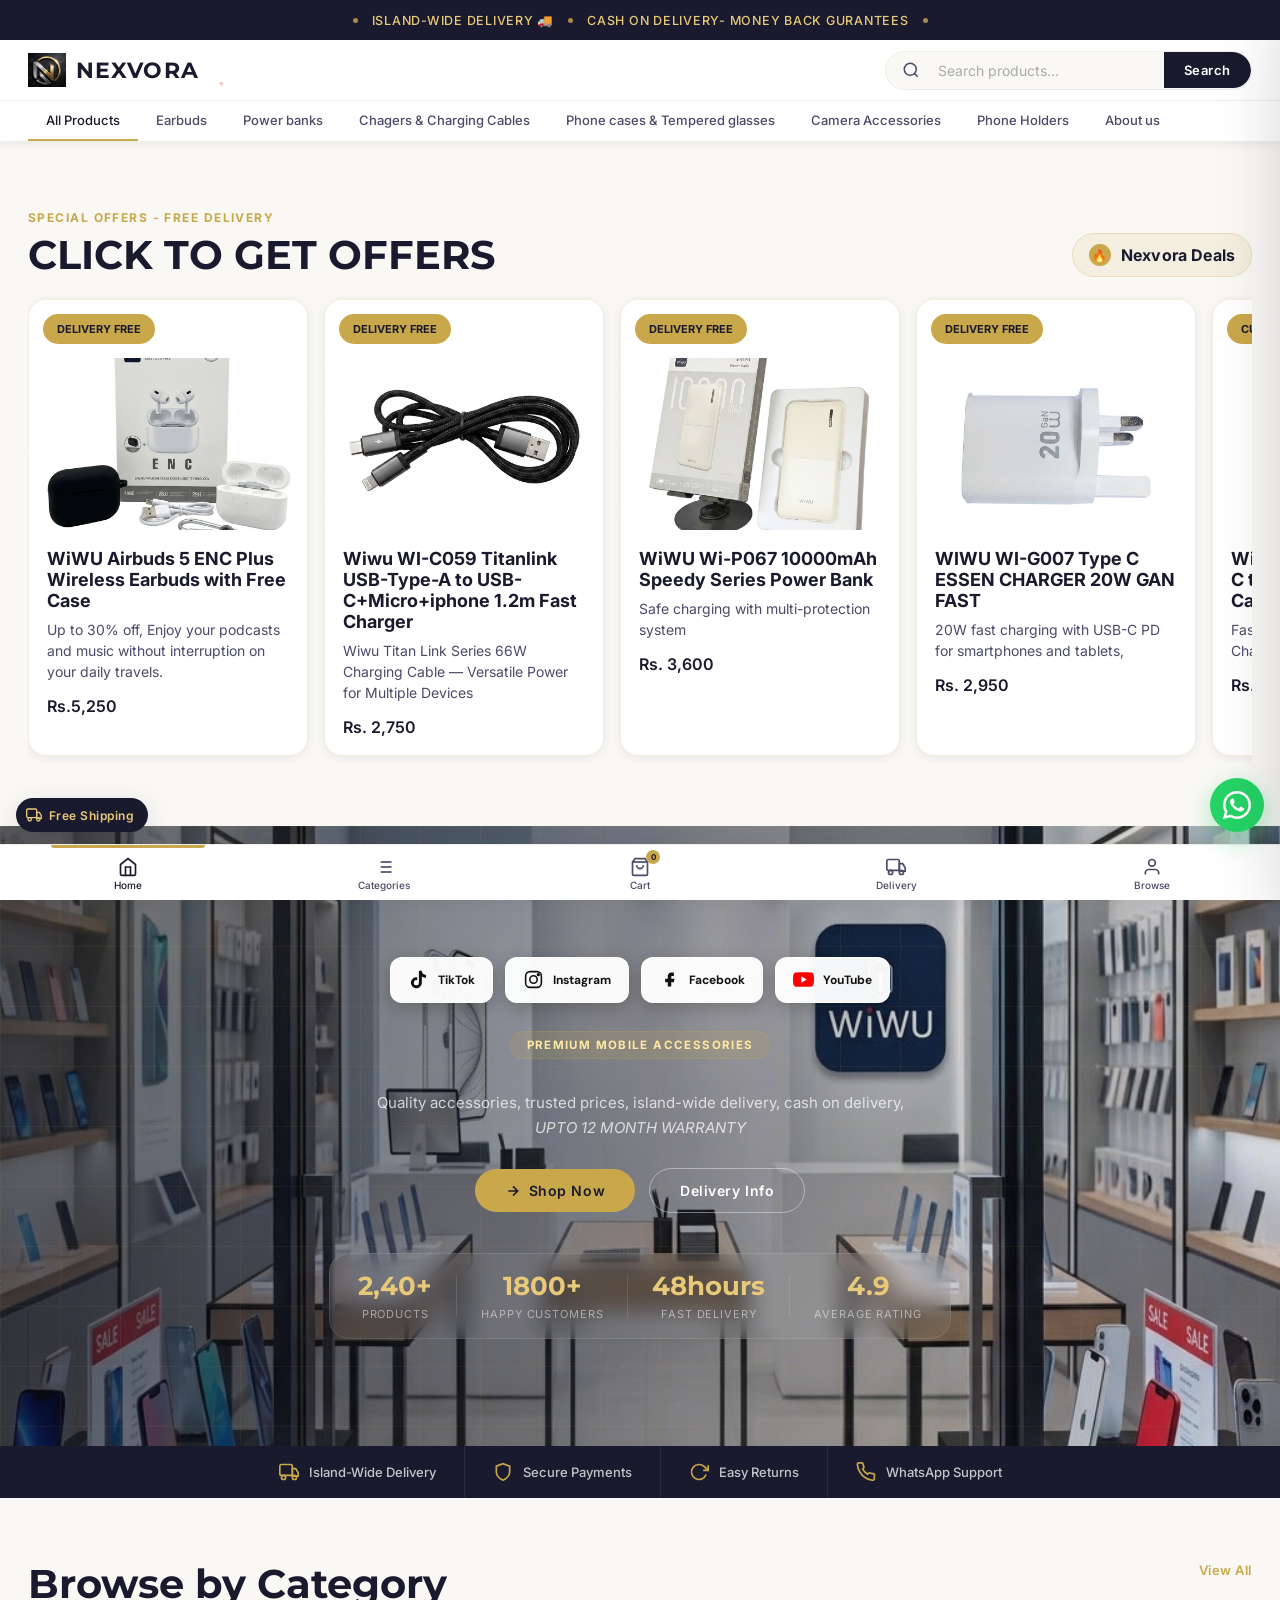
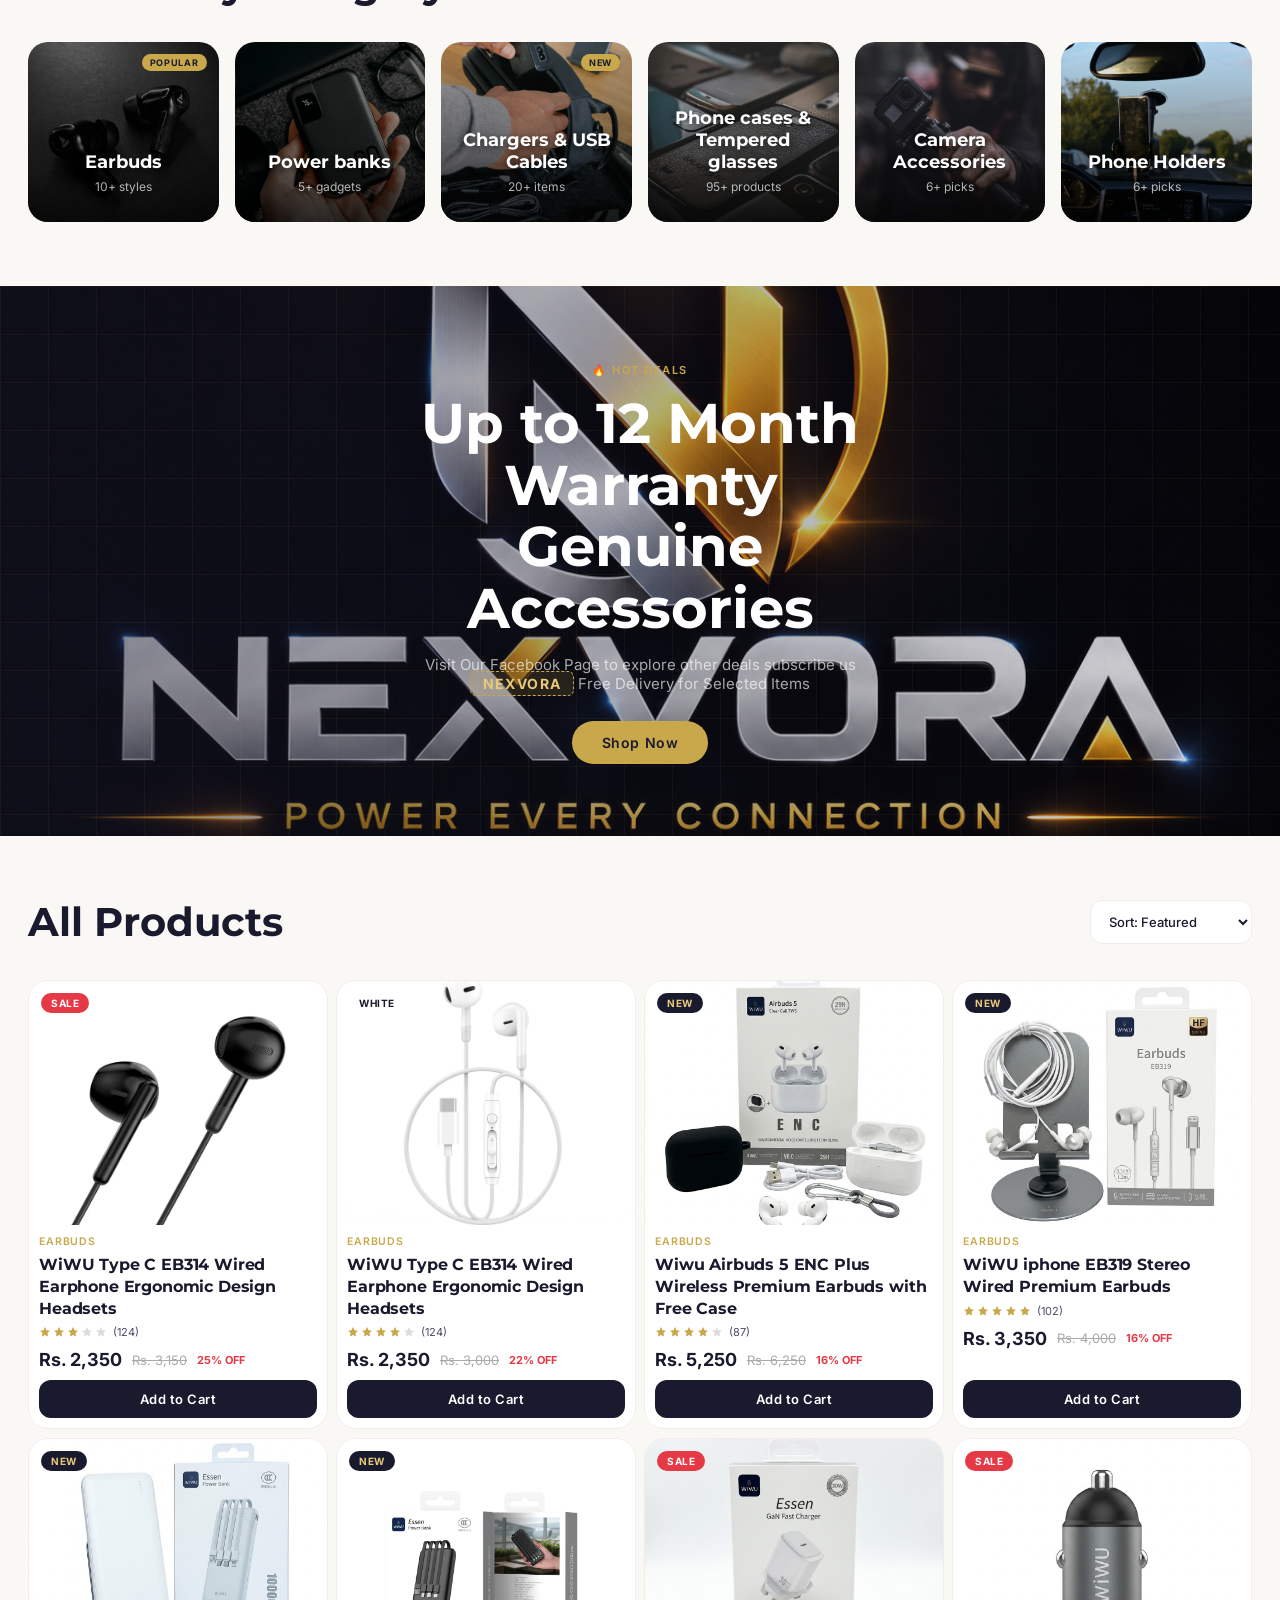
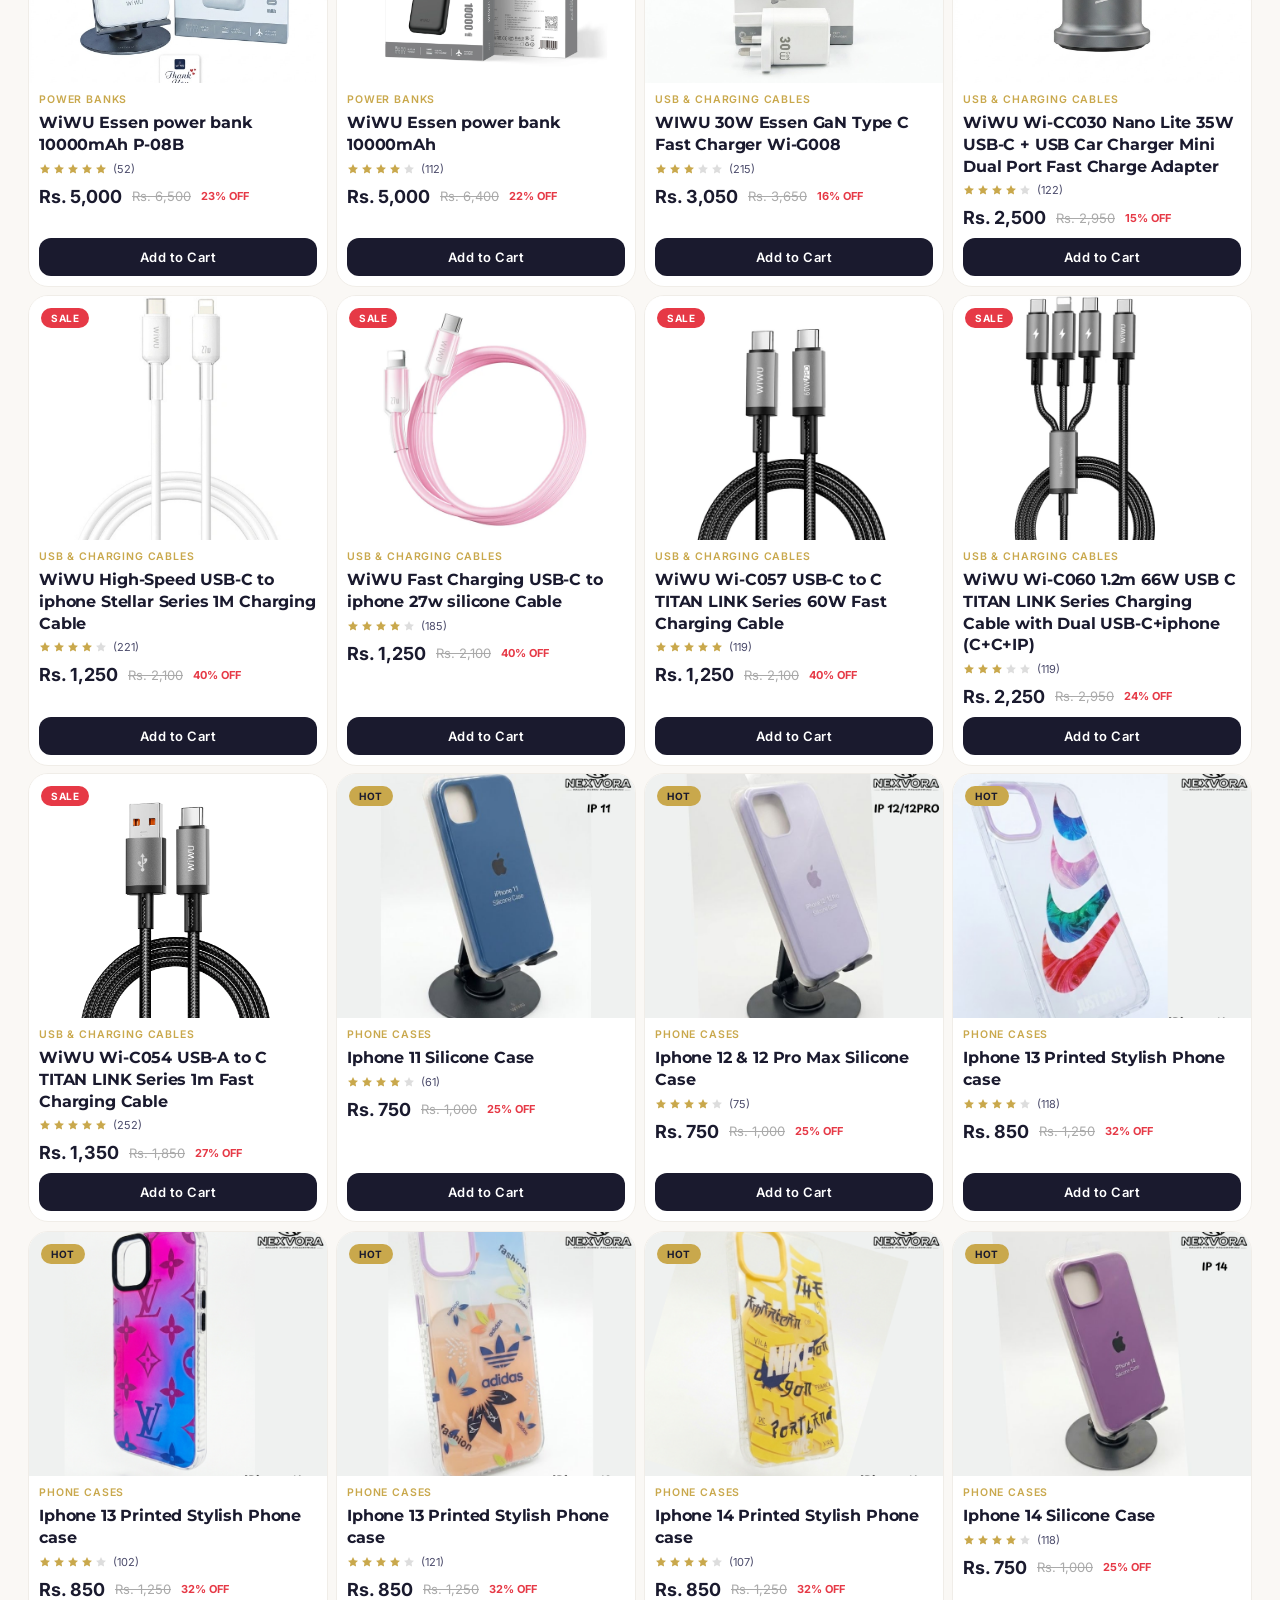
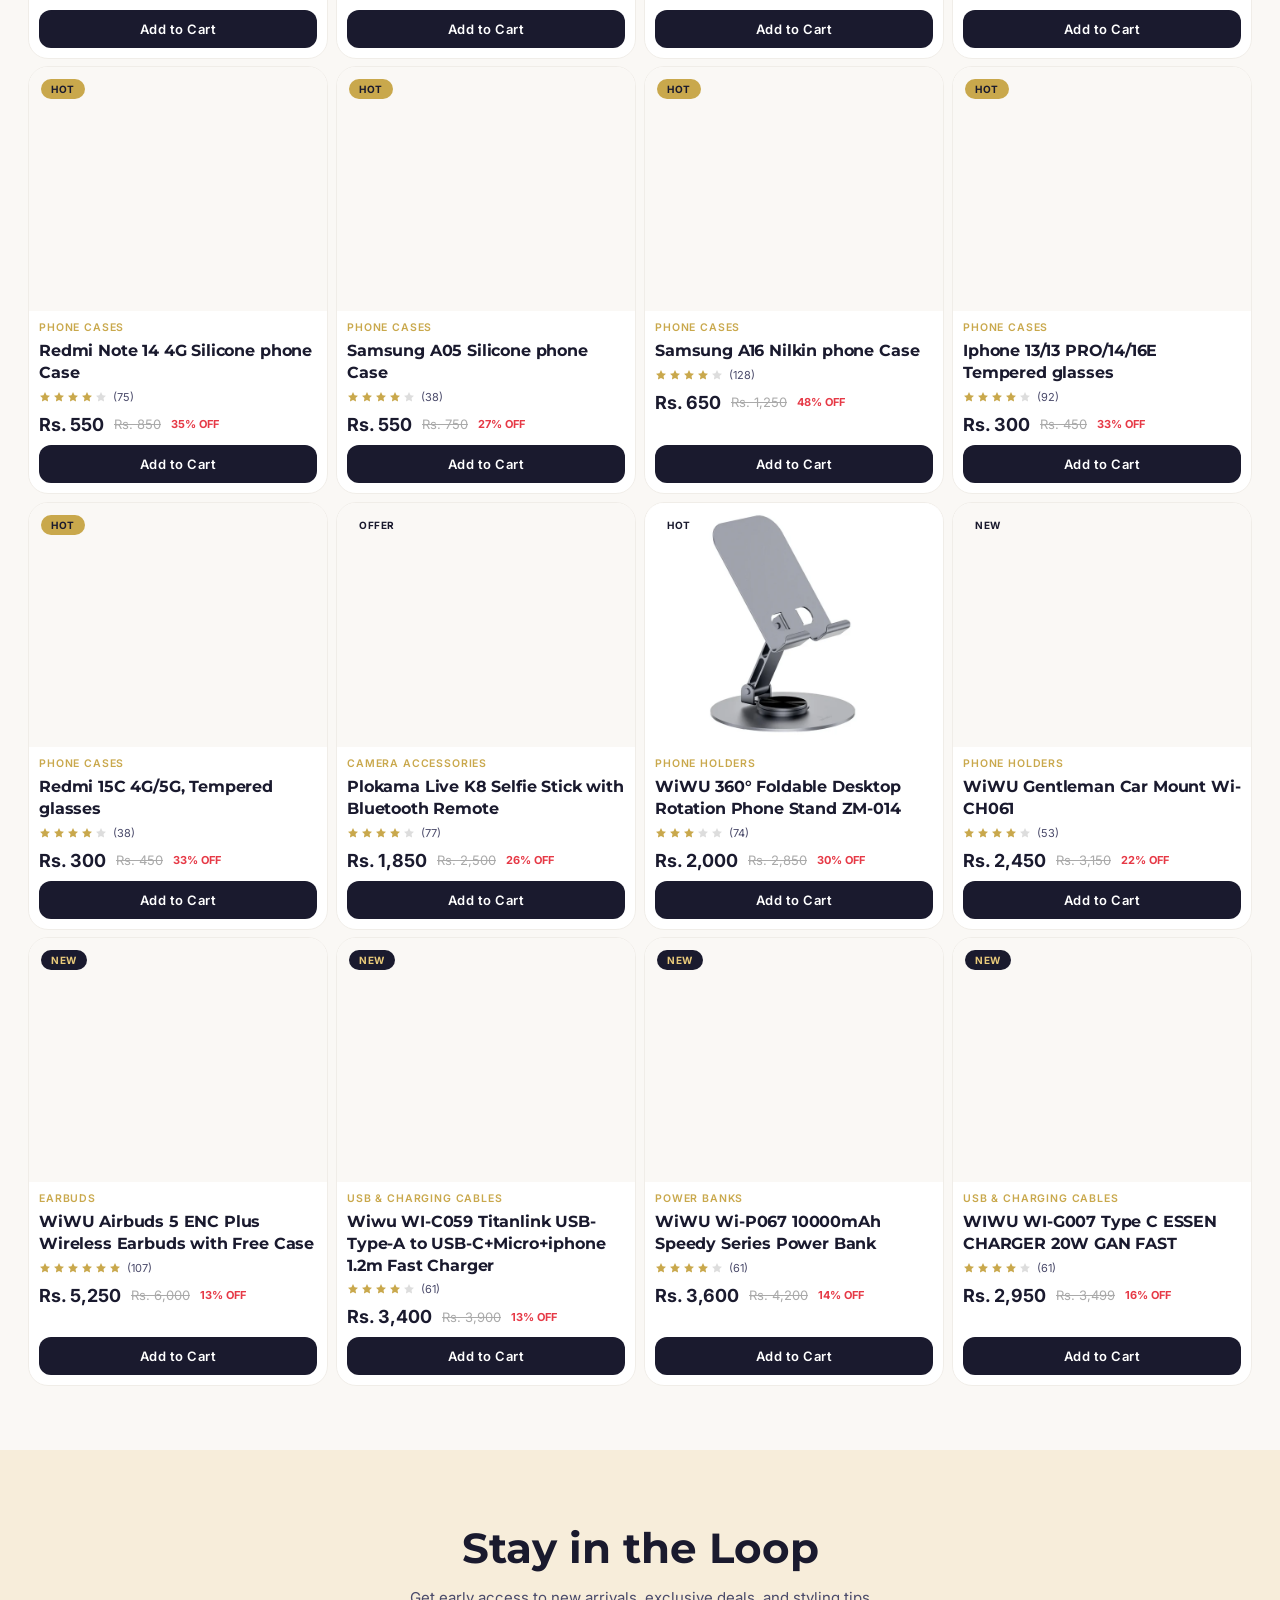
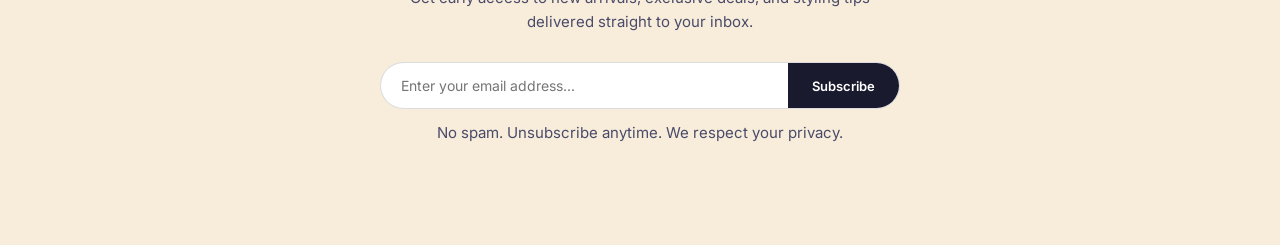
<file: index.html>
<!DOCTYPE html>
<html lang="en">

<head>
  <!-- Google tag (gtag.js) -->
  <script async src="https://www.googletagmanager.com/gtag/js?id=G-Z1TL03NTQK"></script>
  <script>
    window.dataLayer = window.dataLayer || [];
    function gtag() { dataLayer.push(arguments); }
    gtag('js', new Date());

    gtag('conffig', 'G-Z1TL03NTQK');
  </script>
  <meta charset="UTF-8" />
<meta name="viewport" content="width=device-width, initial-scale=1.0" />
  <title>NEXVORA Store</title>
  <link rel="preconnect" href="https://fonts.googleapis.com" />
  <link rel="preconnect" href="https://fonts.gstatic.com" crossorigin />
  <link
    href="https://fonts.googleapis.com/css2?family=Cormorant+Garamond:ital,wght@0,600;0,700;1,600;1,700&family=DM+Sans:wght@400;500;600;700&display=swap"
    rel="stylesheet" />
  <link rel="stylesheet" href="style.css" />
</head>

<body>

  <!-- ANNOUNCEMENT BAR -->
  <div class="announcement-bar">
    <span class="announce-dot"></span>
    Island-Wide Delivery 🚚
    <span class="announce-dot"></span>
    Cash On Delivery- Money Back Gurantees
    <span class="announce-dot"></span>
  </div>

  <!-- TOP HEADER -->
  <header class="top-header" id="mainHeader">
  <div class="header-inner">

  <!-- NEXVORA LOGO -->
  <div class="logo-wrap">
    <a href="index.html" class="logo-link">
      <img src="logo.main.jpeg" alt="NEXVORA logo" class="logo-img" />
      <span class="logo-text">NEXVORA</span>
    </a>
  </div>


  <!-- SOCIAL MEDIA -->
  <div class="nexvora-social">

    <!-- FACEBOOK -->
    <a href="https://www.fb.com/l/6lp1kJRRR"
       target="_blank"
       rel="noopener noreferrer"
       aria-label="Facebook"
       class="social-facebook">

      <svg viewBox="0 0 24 24">
        <path
          d="M24 12.07C24 5.4 18.63 0 12 0S0 5.4 0 12.07c0 6.02 4.39 11.01 10.13 11.93v-8.44H7.08v-3.49h3.05V9.41c0-3.04 1.79-4.72 4.56-4.72 1.32 0 2.7.24 2.7.24v2.98h-1.52c-1.5 0-1.97.94-1.97 1.9v2.28h3.35l-.54 3.49H13.9V24C19.64 23.08 24 18.09 24 12.07z"
          fill="white"/>
      </svg>

    </a>


    <!-- INSTAGRAM -->
    <a href="https://www.instagram.com/nexvoramobile?igsi=MWJvdzByZmJzOWNwag=="
       target="_blank"
       rel="noopener noreferrer"
       aria-label="Instagram"
       class="social-instagram">

      <svg viewBox="0 0 24 24">

        <defs>
          <linearGradient id="igGradient"
            x1="0%" y1="100%"
            x2="100%" y2="0%">

            <stop offset="0%" stop-color="#FFDC80"/>
            <stop offset="25%" stop-color="#FCB045"/>
            <stop offset="50%" stop-color="#F77737"/>
            <stop offset="75%" stop-color="#E1306C"/>
            <stop offset="100%" stop-color="#833AB4"/>

          </linearGradient>
        </defs>

        <rect
          x="2.5"
          y="2.5"
          width="19"
          height="19"
          rx="5.5"
          fill="none"
          stroke="url(#igGradient)"
          stroke-width="2"/>

        <circle
          cx="12"
          cy="12"
          r="4.3"
          fill="none"
          stroke="url(#igGradient)"
          stroke-width="2"/>

        <circle
          cx="17.4"
          cy="6.7"
          r="1.25"
          fill="#E1306C"/>

      </svg>

    </a>

  </div>


  <!-- SEARCH -->
  <div class="header-actions">

    <div class="search-wrap">

      <div class="search-bar">

        <svg class="search-icon-left"
             viewBox="0 0 24 24"
             fill="none"
             stroke="currentColor"
             stroke-width="2">

          <circle cx="11" cy="11" r="8"/>
          <line x1="21" y1="21"
                x2="16.65"
                y2="16.65"/>

        </svg>

        <input
          id="searchInput"
          type="text"
          placeholder="Search products..."
          autocomplete="off"/>

        <button
          class="search-btn"
          id="searchBtn">
          Search
        </button>

      </div>

      <div
        class="SearchS-suggestions"
        id="searchSuggestions">
      </div>

    </div>

  </div>

</div>

    <!-- CATEGORY NAV -->
    <nav class="cat-nav">
      <a href="#" class="cat-link active" data-filter="all">All Products</a>
      <a href="#" class="cat-link" data-filter="Earbuds">Earbuds</a>
      <a href="#" class="cat-link" data-filter="Power banks">Power banks</a>
      <a href="#" class="cat-link" data-filter="USB & Charging Cables">Chagers &amp; Charging Cables</a>
      <a href="#" class="cat-link" data-filter="Phone Cases">Phone cases & Tempered glasses</a>
      <a href="#" class="cat-link" data-filter="Camera Accessories">Camera Accessories</a>
      <a href="#" class="cat-link" data-filter="Phone Holders">Phone Holders</a>
      <a href="delivery.html" class="cat-link">About us</a>
    </nav>
  </header>

  <!-- SPECIAL OFFERS -->
  <section class="special-offers section-wrap">
    <div class="special-header">
      <div>
        <span class="section-eyebrow">SPECIAL OFFERS - FREE DELIVERY</span>
        <h2 class="section-title">CLICK TO GET OFFERS</h2>
      </div>
      <div class="special-offers-hook">
        <span>🔥</span>
        Nexvora Deals
      </div>
    </div>

   <div class="special-carousel" aria-label="Promotional offers carousel">

  <div class="special-track" id="specialCarousel">

    <!-- SET 1 -->

    <a href="special.html?offer=earbuds" class="special-card">
      <div class="special-card-badge">DELIVERY FREE</div>
      <div class="special-card-img"
           style="background-image:url('images/AIRBUD5/AIRBUDS501.jpeg')"></div>
      <div class="special-card-body">
        <h3>WiWU Airbuds 5 ENC Plus Wireless Earbuds with Free Case</h3>
        <p>Up to 30% off,  Enjoy your podcasts and music without interruption on your daily travels.</p>
        <span class="special-price">Rs.5,250</span>
      </div>
    </a>

    <a href="special.html?offer=powerbanks" class="special-card">
      <div class="special-card-badge">DELIVERY FREE</div>
     <div class="special-card-img"
           style="background-image:url('images/CHUSB23/CHUSB232.jpeg')"></div>
      <div class="special-card-body">
        <h3>Wiwu WI-C059 Titanlink USB-Type-A to USB-C+Micro+iphone 1.2m Fast Charger</h3>
        <p>Wiwu Titan Link Series 66W Charging Cable — Versatile Power for Multiple Devices</p>
        <span class="special-price">Rs. 2,750</span>
      </div>
    </a>

    <a href="special.html?offer=phonecases" class="special-card">
      <div class="special-card-badge">DELIVERY FREE</div>
      <div class="special-card-img"
           style="background-image:url('images/PBW/PBW1.jpeg')"></div>
      <div class="special-card-body">
        <h3>WiWU Wi-P067 10000mAh Speedy Series Power Bank </h3>
        <p>Safe charging with multi-protection system</p>
        <span class="special-price">Rs. 3,600</span>
      </div>
    </a>

    <a href="special.html?offer=camera" class="special-card">
      <div class="special-card-badge">DELIVERY FREE</div>
      <div class="special-card-img"
           style="background-image:url('images/CHC20/CHC20W01.jpeg')"></div>
      <div class="special-card-body">
        <h3>WIWU WI-G007 Type C ESSEN CHARGER 20W GAN FAST</h3>
        <p>20W fast charging with USB-C PD for smartphones and tablets,</p>
        <span class="special-price">Rs. 2,950</span>
      </div>
    </a>


    <!-- SET 2 — DUPLICATE -->

    <a href="special.html?offer=earbuds" class="special-card">
      <div class="special-card-badge">CUTE</div>
      <div class="special-card-img"
           style="background-image:url('images/CHC2IPPINK/CHC2IPPINK4.webp')"></div>
      <div class="special-card-body">
        <h3>WiWU Fast Charging USB-C to iphone 27w silicone  Cable</h3>
        <p>Fast, Flexible, and Tangle-Free Charging</p>
        <span class="special-price">Rs. 1,250</span>
      </div>
    </a>

    <a href="special.html?offer=powerbanks" class="special-card">
      <div class="special-card-badge">DEAL</div>
      <div class="special-card-img"
           style="background-image:url('images/PHST/PHST1.webp')"></div>
      <div class="special-card-body">
        <h3>WiWU 360° Foldable Desktop Rotation Phone Stand ZM-014</h3>
        <p>Effortless 360° Rotation for Your Device</p>
        <span class="special-price">Rs. 2,000</span>
      </div>
    </a>

    <a href="special.html?offer=phonecases" class="special-card">
      <div class="special-card-badge">SPECIAL</div>
      <div class="special-card-img"
           style="background-image:url('images/CBLC2C/CBLC2C4.webp')"></div>
      <div class="special-card-body">
        <h3>WiWU 1.2m 60W USB C to USB C TITAN LINK Series Fast Charging Cable Wi-C057</h3>
        <p>Fast 60W USB-C Charging</p>
        <span class="special-price">Rs. 1,250</span>
      </div>
    </a>

    <a href="special.html?offer=camera" class="special-card">
      <div class="special-card-badge">HOT</div>
      <div class="special-card-img"
           style="background-image:url('images/PB4CWB/PB4CB3.webp')"></div>
      <div class="special-card-body">
        <h3>WiWU Essen power bank 10000mAh P-08B</h3>
        <p> High-Capacity Power On-the-Go</p>
        <span class="special-price">Rs. 5,000</span>
      </div>
    </a>

  </div>

</div>
  </section>

  <main>

    <!-- HERO -->
    <section class="hero">
      <div class="hero-bg"></div>
      <div class="hero-grid"></div>
      <div class="hero-orb orb-1"></div>
      <div class="hero-orb orb-2"></div>
      <div class="grain-overlay"></div>

      <div class="hero-content">

       <!-- ORIGINAL SOCIAL MEDIA BUTTONS -->
<div class="hero-socials">

  <!-- TikTok -->
  <a href="https://www.tiktok.com/@nexvora.mobile?_r=1&_t=ZS-98zMTC2Hhnc"
     class="social-original tiktok"
     target="_blank"
     rel="noopener"
     aria-label="Follow us on TikTok">
    <svg viewBox="0 0 24 24" aria-hidden="true">
      <path d="M19.59 6.69a4.83 4.83 0 0 1-3.77-3.93V2h-3.35v13.67a2.9 2.9 0 1 1-2-2.76V9.52a6.3 6.3 0 1 0 5.35 6.22V8.56a8.16 8.16 0 0 0 4.77 1.52V6.73a4.82 4.82 0 0 1-1-.04z"/>
    </svg>
    <span>TikTok</span>
  </a>

  <!-- Instagram -->
  <a href="https://www.instagram.com/nexvoramobile?igsi=MWJvdzByZmJzOWNwag=="
     class="social-original instagram"
     target="_blank"
     rel="noopener"
     aria-label="Follow us on Instagram">
    <svg viewBox="0 0 24 24" aria-hidden="true">
      <rect x="3" y="3" width="18" height="18" rx="5" ry="5"/>
      <circle cx="12" cy="12" r="4.2"/>
      <circle cx="17.5" cy="6.5" r="1"/>
    </svg>
    <span>Instagram</span>
  </a>

  <!-- Facebook -->
  <a href="https://www.fb.com/l/6lp1kJRRR"
     class="social-original facebook"
     target="_blank"
     rel="noopener"
     aria-label="Follow us on Facebook">
    <svg viewBox="0 0 24 24" aria-hidden="true">
      <path d="M14.5 8H17V4h-2.5C11.46 4 10 5.84 10 8.7V11H7v4h3v5h4v-5h3l.7-4H14v-2.1c0-.6.2-.9.5-.9z"/>
    </svg>
    <span>Facebook</span>
  </a>

  <!-- YouTube -->
  <a href="https://youtube.com/@nexvoramobile?si=afiYOVNXUTeXPhGI"
     class="social-original youtube"
     target="_blank"
     rel="noopener"
     aria-label="Subscribe on YouTube">
    <svg viewBox="0 0 24 24" aria-hidden="true">
      <path d="M23.5 6.2a3 3 0 0 0-2.1-2.1C19.5 3.6 12 3.6 12 3.6s-7.5 0-9.4.5A3 3 0 0 0 .5 6.2 31 31 0 0 0 0 12a31 31 0 0 0 .5 5.8 3 3 0 0 0 2.1 2.1c1.9.5 9.4.5 9.4.5s7.5 0 9.4-.5a3 3 0 0 0 2.1-2.1A31 31 0 0 0 24 12a31 31 0 0 0-.5-5.8z"/>
      <path class="play" d="M9.6 15.6 15.8 12 9.6 8.4v7.2z"/>
    </svg>
    <span>YouTube</span>
  </a>

</div>

<span class="hero-eyebrow">PREMIUM MOBILE ACCESSORIES</span>
       <h1 class="hero-title">
 
</h1>
       <p class="hero-sub">
  Quality accessories, trusted prices, island-wide delivery,
  cash on delivery,<br />
  <em>UPTO 12 MONTH WARRANTY</em>
</p>
        <div class="hero-cta-group">
          <button class="btn-primary" onclick="document.getElementById('products').scrollIntoView({behavior:'smooth'})">
            <svg width="16" height="16" viewBox="0 0 24 24" fill="none" stroke="currentColor" stroke-width="2.5">
              <path d="M5 12h14M12 5l7 7-7 7" />
            </svg>
            Shop Now
          </button>
          <a href="delivery.html" class="btn-ghost">Delivery Info</a>
        </div>
      </div>

      <div class="hero-stats">
        <div class="stat-item">
          <span class="stat-num">2,40+</span>
          <span class="stat-label">Products</span>
        </div>
        <div class="stat-divider"></div>
        <div class="stat-item">
          <span class="stat-num">1800+</span>
          <span class="stat-label">Happy Customers</span>
        </div>
        <div class="stat-divider"></div>
        <div class="stat-item">
          <span class="stat-num">48hours</span>
          <span class="stat-label">Fast Delivery</span>
        </div>
        <div class="stat-divider"></div>
        <div class="stat-item">
          <span class="stat-num">4.9</span>
          <span class="stat-label">Average Rating</span>
        </div>
      </div>
    </section>

    <!-- TRUST BAR -->
    <div class="trust-bar">
      <div class="trust-item">
        <svg viewBox="0 0 24 24" fill="none" stroke="currentColor" stroke-width="2">
          <rect x="1" y="3" width="15" height="13" rx="2" />
          <path d="M16 8h4l3 5v4h-7V8z" />
          <circle cx="5.5" cy="18.5" r="2.5" />
          <circle cx="18.5" cy="18.5" r="2.5" />
        </svg>
        <span>Island-Wide Delivery</span>
      </div>
      <div class="trust-item">
        <svg viewBox="0 0 24 24" fill="none" stroke="currentColor" stroke-width="2">
          <path d="M12 22s8-4 8-10V5l-8-3-8 3v7c0 6 8 10 8 10z" />
        </svg>
        <span>Secure Payments</span>
      </div>
      <div class="trust-item">
        <svg viewBox="0 0 24 24" fill="none" stroke="currentColor" stroke-width="2">
          <polyline points="23 4 23 10 17 10" />
          <path d="M20.49 15a9 9 0 1 1-2.12-9.36L23 10" />
        </svg>
        <span>Easy Returns</span>
      </div>
      <div class="trust-item">
        <svg viewBox="0 0 24 24" fill="none" stroke="currentColor" stroke-width="2">
          <path
            d="M22 16.92v3a2 2 0 0 1-2.18 2 19.79 19.79 0 0 1-8.63-3.07A19.5 19.5 0 0 1 4.69 12 19.79 19.79 0 0 1 1.61 3.18 2 2 0 0 1 3.6 1h3a2 2 0 0 1 2 1.72 12.84 12.84 0 0 0 .7 2.81 2 2 0 0 1-.45 2.11L7.91 8.6a16 16 0 0 0 6 6l.94-.94a2 2 0 0 1 2.25-.45 12.84 12.84 0 0 0 2.81.7A2 2 0 0 1 22 16.92z" />
        </svg>
        <span>WhatsApp Support</span>
      </div>
    </div>

    <!-- CATEGORIES -->
    <section id="categories" class="section-wrap">
      <div class="section-header">
        <h2 class="section-title">Browse by Category</h2>
        <a href="products.html" class="section-link">View All</a>
      </div>
      <div class="category-grid">

        <div class="cat-card cat-earbuds" onclick="filterAndScroll('Earbuds')">
          <div class="cat-card-inner">
            <span class="cat-tag">Popular</span>
            <div class="cat-icon">
              <svg viewBox="0 0 24 24" fill="none" stroke="white" stroke-width="1.8">
                <path
                  d="M20.38 3.46L16 2a4 4 0 0 1-8 0L3.62 3.46a2 2 0 0 0-1.34 2.23l.58 3.57a1 1 0 0 0 .99.84H6v10a2 2 0 0 0 2 2h8a2 2 0 0 0 2-2V10h2.15a1 1 0 0 0 .99-.84l.58-3.57a2 2 0 0 0-1.34-2.23z" />
              </svg>
            </div>
            <h3>Earbuds</h3>
            <p>10+ styles</p>
          </div>
        </div>

        <div class="cat-card cat-powerbank" onclick="filterAndScroll('Power banks')">
          <div class="cat-card-inner">
            <div class="cat-icon">
              <svg viewBox="0 0 24 24" fill="none" stroke="white" stroke-width="1.8">
                <rect x="4" y="2" width="16" height="20" rx="2" />
                <line x1="12" y1="18" x2="12.01" y2="18" />
              </svg>
            </div>
            <h3>Power banks</h3>
            <p>5+ gadgets</p>
          </div>
        </div>

        <div class="cat-card cat-cables" onclick="filterAndScroll('USB & Charging Cables')">
          <div class="cat-card-inner">
            <span class="cat-tag">New</span>
            <div class="cat-icon">
              <svg viewBox="0 0 24 24" fill="none" stroke="white" stroke-width="1.8">
                <path d="M3 9l9-7 9 7v11a2 2 0 0 1-2 2H5a2 2 0 0 1-2-2z" />
                <polyline points="9 22 9 12 15 12 15 22" />
              </svg>
            </div>
            <h3>Chargers &amp; USB Cables</h3>
            <p>20+ items</p>
          </div>
        </div>

        <div class="cat-card cat-phonecases" onclick="filterAndScroll('Phone Cases')">
          <div class="cat-card-inner">
            <div class="cat-icon">
              <svg viewBox="0 0 24 24" fill="none" stroke="white" stroke-width="1.8">
                <path d="M12 2a5 5 0 0 1 5 5c0 5.25-5 13-5 13S7 12.25 7 7a5 5 0 0 1 5-5z" />
                <circle cx="12" cy="7" r="2" />
              </svg>
            </div>
            <h3>Phone cases & Tempered glasses</h3>
            <p>95+ products</p>
          </div>
        </div>

        <div class="cat-card cat-cameras" onclick="filterAndScroll('Camera Accessories')">
          <div class="cat-card-inner">
            <div class="cat-icon">
              <svg viewBox="0 0 24 24" fill="none" stroke="white" stroke-width="1.8">
                <circle cx="12" cy="12" r="10" />
                <polyline points="12 6 12 12 16 14" />
              </svg>
            </div>
            <h3>Camera Accessories</h3>
            <p>6+ picks</p>
          </div>
        </div>

        <div class="cat-card cat-holders" onclick="filterAndScroll('Phone Holders')">
          <div class="cat-card-inner">
            <div class="cat-icon">
              <svg viewBox="0 0 24 24" fill="none" stroke="white" stroke-width="1.8">
                <circle cx="12" cy="12" r="10" />
                <polyline points="12 6 12 12 16 14" />
              </svg>
            </div>
            <h3>Phone Holders</h3>
            <p>6+ picks</p>
          </div>
        </div>

      </div>
    </section>

    <!-- PROMO BANNER -->
   <div class="promo-banner">
  <div class="promo-grid-overlay"></div>
  <div class="promo-content">
        <span class="promo-eyebrow">🔥 HOT DEALS </span>
        <h2>Up to 12 Month Warranty<br />Genuine Accessories</h2>
        <p>
          Visit Our Facebook Page to explore other deals subscribe us 
          <span class="promo-code">NEXVORA</span> Free Delivery for Selected Items
    </p>
        <button class="btn-primary" style="margin:0 auto" onclick="filterAndScroll('all')">
          Shop Now
  </button>
</div>
    </div>

    <!-- PRODUCTS -->
    <section class="section-wrap" id="products">
      <div class="section-header">
        <h2 class="section-title">All Products</h2>
        <select class="sort-select" id="sortSelect">
          <option value="default">Sort: Featured</option>
          <option value="price-low">Price: Low to High</option>
          <option value="price-high">Price: High to Low</option>
          <option value="name">Name: A to Z</option>
        </select>
</div>
      <div class="product-grid" id="productGrid"></div>
    </section>

    <!-- NEWSLETTER -->
    <section class="newsletter-section">
      <div class="newsletter-inner">
        <h2>Stay in the Loop</h2>
        <p>Get early access to new arrivals, exclusive deals, and styling tips delivered straight to your inbox.</p>
        <form class="newsletter-form" id="newsletterForm">
          <input type="email" placeholder="Enter your email address..." required />
          <button type="submit">Subscribe</button>
        </form>
        <p class="newsletter-note">No spam. Unsubscribe anytime. We respect your privacy.</p>
      </div>
    </section>

  </main>

  <!-- FREE SHIPPING BADGE -->
  <a href="products.html?q=free+shipping" class="free-shipping-badge" title="Show products with free shipping"
    role="button">
    <svg viewBox="0 0 24 24" fill="none" stroke="currentColor" stroke-width="2">
      <rect x="1" y="3" width="15" height="13" rx="2" />
      <path d="M16 8h4l3 5v4h-7V8z" />
      <circle cx="5.5" cy="18.5" r="2.5" />
      <circle cx="18.5" cy="18.5" r="2.5" />
    </svg>
    Free Shipping
  </a>

  <!-- WHATSAPP FLOAT -->
  <a class="whatsapp-float" href="https://wa.me/94774207368" target="_blank" rel="noopener"
    aria-label="Chat on WhatsApp">
    <svg viewBox="0 0 24 24" fill="currentColor">
      <path
        d="M17.472 14.382c-.297-.149-1.758-.867-2.03-.967-.273-.099-.471-.148-.67.15-.197.297-.767.966-.94 1.164-.173.199-.347.223-.644.075-.297-.15-1.255-.463-2.39-1.475-.883-.788-1.48-1.761-1.653-2.059-.173-.297-.018-.458.13-.606.134-.133.298-.347.446-.52.149-.174.198-.298.298-.497.099-.198.05-.371-.025-.52-.075-.149-.669-1.612-.916-2.207-.242-.579-.487-.5-.669-.51-.173-.008-.371-.01-.57-.01-.198 0-.52.074-.792.372-.272.297-1.04 1.016-1.04 2.479 0 1.462 1.065 2.875 1.213 3.074.149.198 2.096 3.2 5.077 4.487.709.306 1.262.489 1.694.625.712.227 1.36.195 1.871.118.571-.085 1.758-.719 2.006-1.413.248-.694.248-1.289.173-1.413-.074-.124-.272-.198-.57-.347z" />
      <path
        d="M12 0C5.373 0 0 5.373 0 12c0 2.123.554 4.116 1.522 5.845L0 24l6.335-1.502A11.94 11.94 0 0 0 12 24c6.627 0 12-5.373 12-12S18.627 0 12 0zm0 21.818a9.802 9.802 0 0 1-5.003-1.368l-.357-.213-3.758.891.944-3.67-.233-.376A9.803 9.803 0 0 1 2.182 12C2.182 6.58 6.58 2.182 12 2.182c5.42 0 9.818 4.398 9.818 9.818 0 5.42-4.398 9.818-9.818 9.818z" />
    </svg>
  </a>

  <!-- CART OVERLAY + SIDEBAR -->
  <div class="cart-overlay" id="cartOverlay"></div>
  <aside class="cart-sidebar" id="cartSidebar">
    <div class="cart-header">
      <h3>Your Cart</h3>
      <button class="cart-close" id="cartClose" aria-label="Close cart">
        <svg viewBox="0 0 24 24" fill="none" stroke="currentColor" stroke-width="2">
          <line x1="18" y1="6" x2="6" y2="18" />
          <line x1="6" y1="6" x2="18" y2="18" />
        </svg>
      </button>
    </div>
    <div class="cart-items" id="cartItems">
      <div class="cart-empty" id="cartEmpty">
        <svg viewBox="0 0 24 24" fill="none" stroke="currentColor" stroke-width="1.5">
          <path d="M6 2L3 6v14a2 2 0 0 0 2 2h14a2 2 0 0 0 2-2V6l-3-4z" />
          <line x1="3" y1="6" x2="21" y2="6" />
          <path d="M16 10a4 4 0 0 1-8 0" />
        </svg>
        <p>Your cart is empty</p>
      </div>
    </div>
    <div class="cart-footer" id="cartFooter" style="display:none">
      <div class="cart-total">
        <span>Total</span>
        <span id="cartTotal">Rs. 0</span>
      </div>
      <a id="cartCheckoutBtn" href="#" target="_blank" rel="noopener" class="btn-primary cart-checkout-btn">
        Place Order
      </a>
    </div>
  </aside>

  <!-- BOTTOM NAV -->
  <nav class="bottom-nav-bar">
    <a href="index.html" class="bottom-nav-item active">
      <svg viewBox="0 0 24 24" fill="none" stroke="currentColor" stroke-width="2">
        <path d="M3 9l9-7 9 7v11a2 2 0 0 1-2 2H5a2 2 0 0 1-2-2z" />
        <polyline points="9 22 9 12 15 12 15 22" />
      </svg>
      <span>Home</span>
    </a>
    <a href="#categories" class="bottom-nav-item"
      onclick="event.preventDefault();document.getElementById('categories').scrollIntoView({behavior:'smooth'})">
      <svg viewBox="0 0 24 24" fill="none" stroke="currentColor" stroke-width="2">
        <line x1="8" y1="6" x2="21" y2="6" />
        <line x1="8" y1="12" x2="21" y2="12" />
        <line x1="8" y1="18" x2="21" y2="18" />
        <line x1="3" y1="6" x2="3.01" y2="6" />
        <line x1="3" y1="12" x2="3.01" y2="12" />
        <line x1="3" y1="18" x2="3.01" y2="18" />
      </svg>
      <span>Categories</span>
    </a>
    <a href="#" class="bottom-nav-item" id="navCart">
      <svg viewBox="0 0 24 24" fill="none" stroke="currentColor" stroke-width="2">
        <path d="M6 2L3 6v14a2 2 0 0 0 2 2h14a2 2 0 0 0 2-2V6l-3-4z" />
        <line x1="3" y1="6" x2="21" y2="6" />
        <path d="M16 10a4 4 0 0 1-8 0" />
      </svg>
      <span id="navCartBadge" class="bottom-badge">0</span>
      <span>Cart</span>
    </a>
    <a href="delivery.html" class="bottom-nav-item">
      <svg viewBox="0 0 24 24" fill="none" stroke="currentColor" stroke-width="2">
        <rect x="1" y="3" width="15" height="13" rx="2" />
        <path d="M16 8h4l3 5v4h-7V8z" />
        <circle cx="5.5" cy="18.5" r="2.5" />
        <circle cx="18.5" cy="18.5" r="2.5" />
      </svg>
      <span>Delivery</span>
    </a>
    <a href="products.html" class="bottom-nav-item" aria-label="Browse products">
      <svg viewBox="0 0 24 24" fill="none" stroke="currentColor" stroke-width="2">
        <path d="M20 21v-2a4 4 0 0 0-4-4H8a4 4 0 0 0-4 4v2" />
        <circle cx="12" cy="7" r="4" />
      </svg>
      <span>Browse</span>
    </a>
  </nav>

  <!-- TOAST -->
  <div class="toast" id="toast"></div>

  <script src="script.js"></script>
  <script>
    function filterAndScroll(cat) {
      document.querySelectorAll('.cat-link').forEach(l => l.classList.remove('active'));
      const match = document.querySelector(`.cat-link[data-filter="${cat}"]`);
      if (match) match.classList.add('active');
      activeFilter = cat;
      renderProducts();
      document.getElementById('products').scrollIntoView({ behavior: 'smooth' });
    }
  </script>

</body>

</html>
</file>
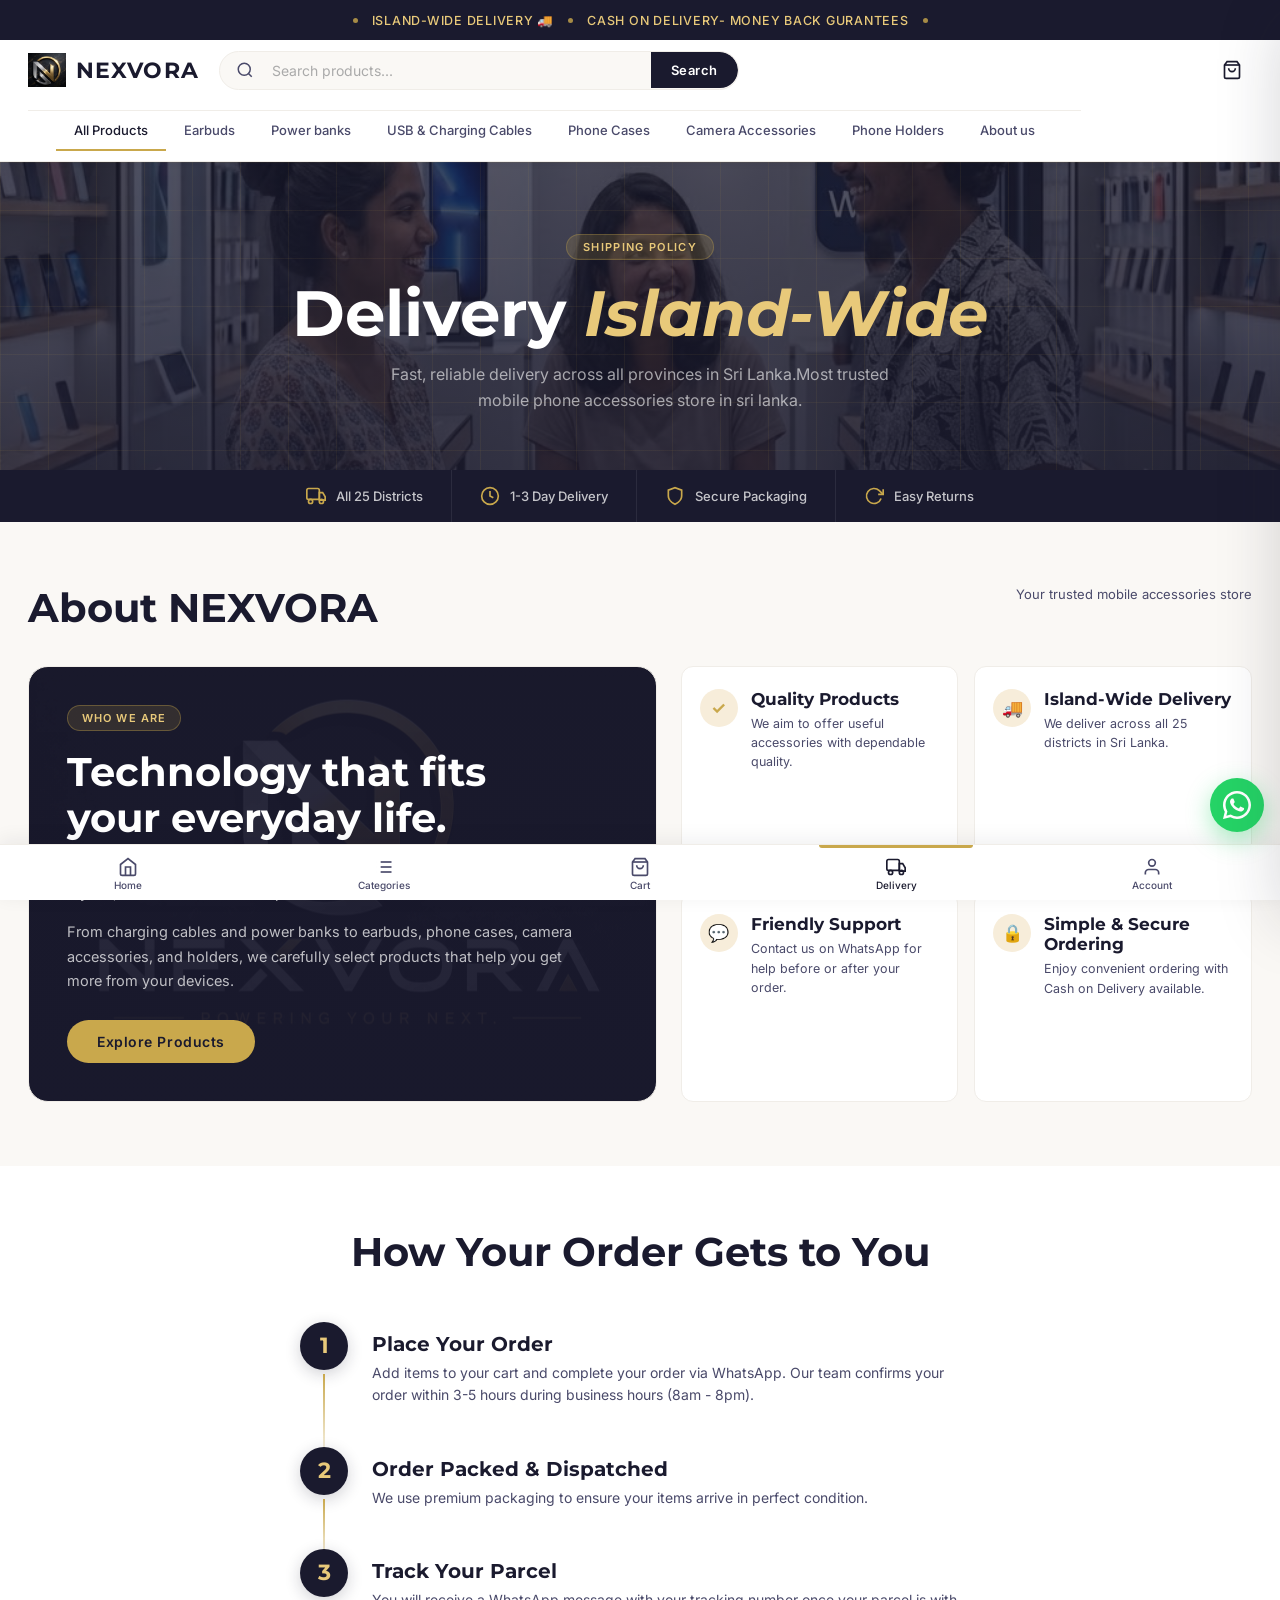
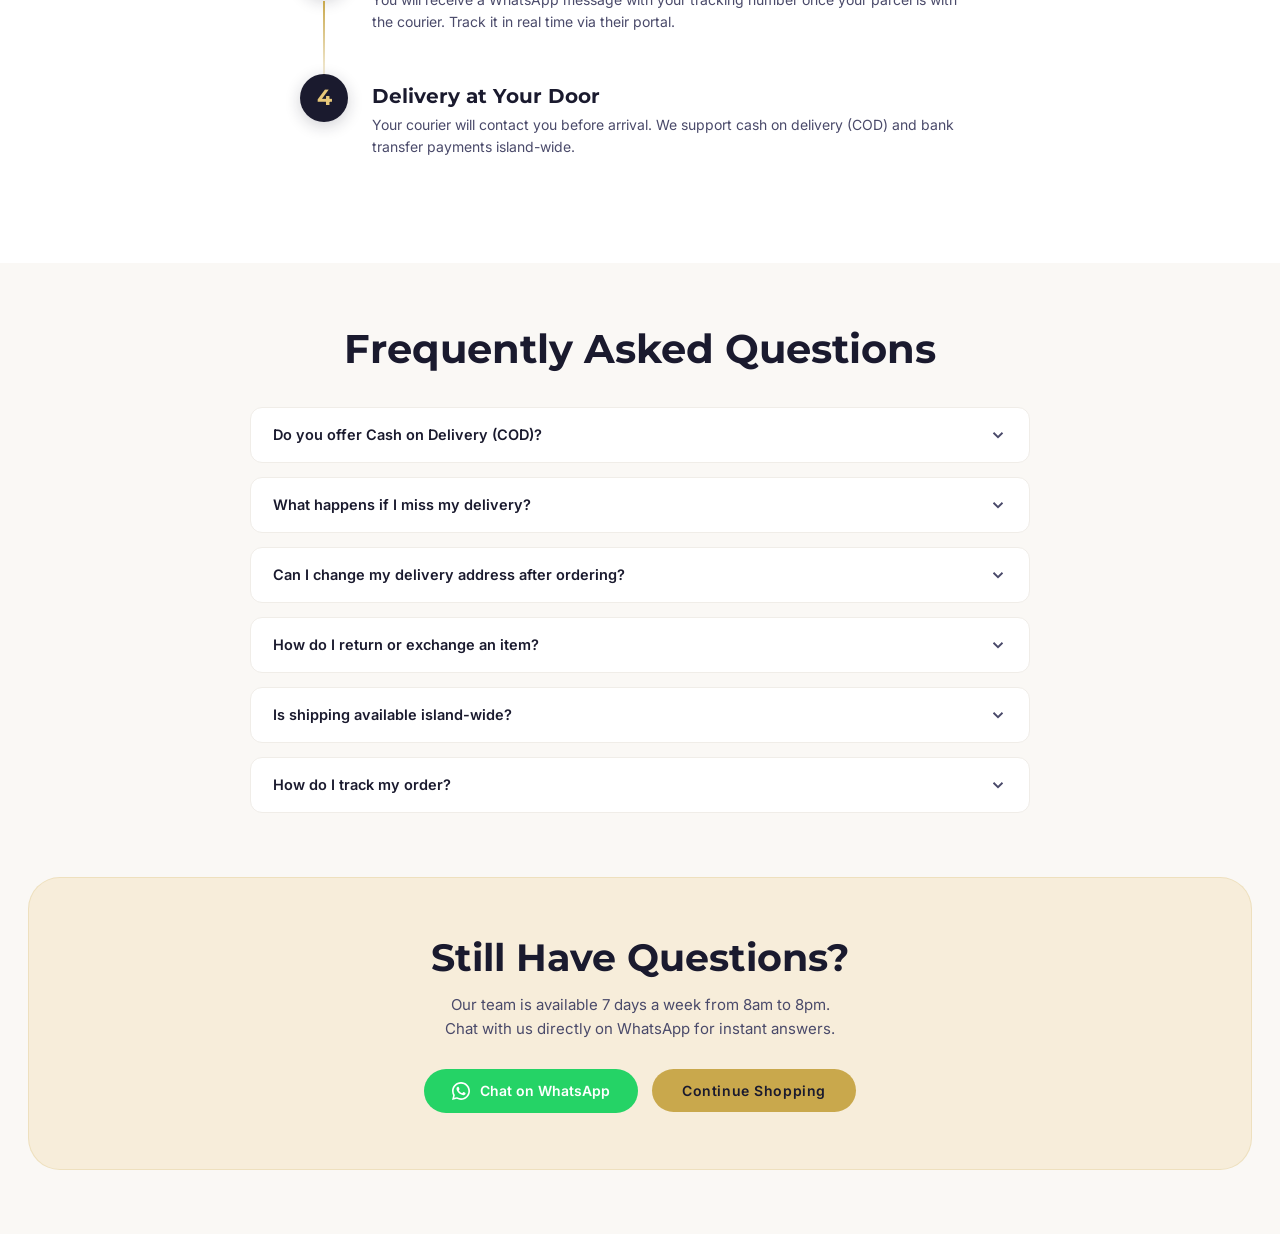
<file: delivery.html>
<!DOCTYPE html>
<html lang="en">
<head>
  <meta charset="UTF-8" />
  <meta name="viewport" content="width=device-width, initial-scale=1.0" />
  <title>Delivery Info — NEXVORA Store</title>
  <link rel="preconnect" href="https://fonts.googleapis.com" />
  <link rel="preconnect" href="https://fonts.gstatic.com" crossorigin />
  <link href="https://fonts.googleapis.com/css2?family=Cormorant+Garamond:ital,wght@0,600;0,700;1,600;1,700&family=DM+Sans:wght@400;500;600;700&display=swap" rel="stylesheet" />
  <link rel="stylesheet" href="style.css" />
  <style>
  /* ---- PAGE-SPECIFIC STYLES ---- */
    .delivery-hero {
      /* Replace 'images/hero-bg.jpg' with your background image path */
      background: linear-gradient(rgba(26, 26, 46, 0.75), rgba(26, 26, 46, 0.85)), 
                  url('images/coverspecial.jpeg') center/cover no-repeat;
      padding: 72px 28px 56px;
      text-align: center;
      position: relative;
      overflow: hidden;
    }
    .delivery-hero::before {
      content: '';
      position: absolute;
      inset: 0;
      background-image:
        linear-gradient(rgba(201,168,76,0.07) 1px, transparent 1px),
        linear-gradient(90deg, rgba(201,168,76,0.07) 1px, transparent 1px);
      background-size: 48px 48px;
      pointer-events: none;
    }
    .delivery-hero-content { position: relative; z-index: 1; }
    .delivery-hero .page-eyebrow {
      display: inline-block;
      background: rgba(201,168,76,0.18);
      color: var(--gold-light);
      border: 1px solid rgba(201,168,76,0.3);
      padding: 5px 16px;
      border-radius: 999px;
      font-size: 11px;
      letter-spacing: 0.12em;
      text-transform: uppercase;
      font-weight: 600;
      margin-bottom: 18px;
    }
    .delivery-hero h1 {
      font-family: var(--font-display);
      font-size: clamp(36px, 6vw, 64px);
      font-weight: 700;
      color: var(--white);
      margin-bottom: 14px;
      line-height: 1.1;
    }
    .delivery-hero h1 em { font-style: italic; color: var(--gold-light); }
    .delivery-hero p {
      font-size: 16px;
      color: rgba(255,255,255,0.6);
      max-width: 500px;
      margin: 0 auto;
      line-height: 1.6;
    }

    /* ZONES GRID */
    .zones-grid {
      display: grid;
      grid-template-columns: repeat(auto-fill, minmax(280px, 1fr));
      gap: 20px;
    }
    .zone-card {
      background: var(--white);
      border: 1px solid var(--cream-dark);
      border-radius: var(--radius-lg);
      padding: 28px;
      transition: transform 0.25s ease, box-shadow 0.25s ease;
      animation: popIn 0.5s ease both;
    }
    .zone-card:hover {
      transform: translateY(-4px);
      box-shadow: var(--shadow-md);
    }
    .zone-card-header {
      display: flex;
      align-items: center;
      gap: 14px;
      margin-bottom: 18px;
    }
    .zone-icon {
      width: 48px; height: 48px;
      border-radius: var(--radius-md);
      display: flex;
      align-items: center;
      justify-content: center;
      flex-shrink: 0;
    }
    .zone-icon svg { width: 24px; height: 24px; }
    .zone-icon.icon-western  { background: #e8f0fe; color: #1a56db; }
    .zone-icon.icon-central  { background: #fef3c7; color: #b45309; }
    .zone-icon.icon-southern { background: #d1fae5; color: #065f46; }
    .zone-icon.icon-northern { background: #fce7f3; color: #9d174d; }
    .zone-icon.icon-eastern  { background: #ede9fe; color: #5b21b6; }
    .zone-icon.icon-uva      { background: #fee2e2; color: #991b1b; }

    .zone-name {
      font-family: var(--font-display);
      font-size: 19px;
      font-weight: 700;
      color: var(--ink);
    }
    .zone-subtitle {
      font-size: 12px;
      color: var(--ink-soft);
    }
    .zone-row {
      display: flex;
      justify-content: space-between;
      align-items: center;
      padding: 9px 0;
      border-bottom: 1px solid var(--cream-dark);
      font-size: 13.5px;
    }
    .zone-row:last-child { border-bottom: none; }
    .zone-row-label { color: var(--ink-soft); }
    .zone-row-value { font-weight: 600; color: var(--ink); }
    .zone-row-value.free { color: #065f46; font-weight: 700; }
    .zone-row-value.fast { color: #b45309; }

/* ABOUT US */
.about-grid {
  display: grid;
  grid-template-columns: 1.1fr 1fr;
  gap: 24px;
  align-items: stretch;
}

.about-card {
  background: var(--white);
  border: 1px solid var(--cream-dark);
  border-radius: var(--radius-lg);
  padding: 38px;
}

.about-main-card {
  background:
    linear-gradient(rgba(26, 26, 46, 0.92), rgba(26, 26, 46, 0.96)),
    url('images/12.png') center/cover no-repeat;
}

.about-tag {
  display: inline-block;
  padding: 5px 14px;
  margin-bottom: 18px;
  border: 1px solid rgba(201, 168, 76, 0.35);
  border-radius: 999px;
  background: rgba(201, 168, 76, 0.15);
  color: var(--gold-light);
  font-size: 11px;
  font-weight: 600;
  letter-spacing: 0.1em;
  text-transform: uppercase;
}

.about-main-card h3 {
  max-width: 460px;
  margin-bottom: 16px;
  font-family: var(--font-display);
  font-size: clamp(28px, 4vw, 40px);
  line-height: 1.15;
  color: var(--white);
}

.about-main-card p {
  max-width: 520px;
  margin-bottom: 14px;
  color: rgba(255, 255, 255, 0.72);
  font-size: 14.5px;
  line-height: 1.7;
}

.about-main-card .btn-primary {
  display: inline-block;
  margin-top: 12px;
}

.about-values {
  display: grid;
  grid-template-columns: repeat(2, 1fr);
  gap: 16px;
}

.about-value-card {
  display: flex;
  gap: 13px;
  padding: 22px 18px;
  background: var(--white);
  border: 1px solid var(--cream-dark);
  border-radius: var(--radius-md);
  transition: transform 0.2s ease, box-shadow 0.2s ease;
}

.about-value-card:hover {
  transform: translateY(-3px);
  box-shadow: var(--shadow-md);
}

.about-value-icon {
  width: 38px;
  height: 38px;
  display: flex;
  align-items: center;
  justify-content: center;
  flex-shrink: 0;
  border-radius: 50%;
  background: var(--gold-pale);
  color: var(--gold);
  font-size: 17px;
  font-weight: 700;
}

.about-value-card h4 {
  margin-bottom: 5px;
  font-family: var(--font-display);
  font-size: 17px;
  color: var(--ink);
}

.about-value-card p {
  color: var(--ink-soft);
  font-size: 12.5px;
  line-height: 1.55;
}

@media (max-width: 800px) {
  .about-grid {
    grid-template-columns: 1fr;
  }
}

@media (max-width: 600px) {
  .about-card {
    padding: 28px 20px;
  }

  .about-values {
    grid-template-columns: 1fr;
  }
}
    /* FAQ */
    .faq-list { display: flex; flex-direction: column; gap: 14px; max-width: 780px; margin: 0 auto; }
    .faq-item {
      background: var(--white);
      border: 1px solid var(--cream-dark);
      border-radius: var(--radius-md);
      overflow: hidden;
    }
    .faq-q {
      width: 100%;
      display: flex;
      align-items: center;
      justify-content: space-between;
      padding: 18px 22px;
      font-size: 14.5px;
      font-weight: 600;
      color: var(--ink);
      cursor: pointer;
      background: none;
      border: none;
      text-align: left;
      gap: 12px;
      transition: background 0.18s;
    }
    .faq-q:hover { background: var(--cream); }
    .faq-chevron {
      width: 18px; height: 18px;
      flex-shrink: 0;
      color: var(--ink-soft);
      transition: transform 0.3s ease;
    }
    .faq-item.open .faq-chevron { transform: rotate(180deg); }
    .faq-a {
      max-height: 0;
      overflow: hidden;
      transition: max-height 0.35s ease, padding 0.35s ease;
      padding: 0 22px;
      font-size: 14px;
      line-height: 1.7;
      color: var(--ink-soft);
    }
    .faq-item.open .faq-a {
      max-height: 200px;
      padding: 0 22px 18px;
    }

    /* CONTACT CTA */
    .contact-cta {
      background: var(--gold-pale);
      border-radius: var(--radius-xl);
      padding: 56px 40px;
      text-align: center;
      border: 1px solid rgba(201,168,76,0.2);
    }
    .contact-cta h3 {
      font-family: var(--font-display);
      font-size: clamp(26px, 4vw, 38px);
      font-weight: 700;
      color: var(--ink);
      margin-bottom: 12px;
    }
    .contact-cta p {
      font-size: 15px;
      color: var(--ink-soft);
      margin-bottom: 28px;
      line-height: 1.6;
    }
    .cta-buttons {
      display: flex;
      align-items: center;
      justify-content: center;
      gap: 14px;
      flex-wrap: wrap;
    }
    .btn-whatsapp {
      display: inline-flex;
      align-items: center;
      gap: 10px;
      background: var(--green);
      color: var(--white);
      padding: 13px 28px;
      border-radius: var(--radius-xl);
      font-weight: 600;
      font-size: 14px;
      transition: transform 0.18s, box-shadow 0.18s;
      border: none;
      cursor: pointer;
      text-decoration: none;
    }
    .btn-whatsapp:hover {
      transform: translateY(-2px);
      box-shadow: 0 8px 24px rgba(37,211,102,0.35);
    }
    .btn-whatsapp svg { width: 18px; height: 18px; }

    /* STEP TIMELINE */
    .steps-list {
      display: flex;
      flex-direction: column;
      gap: 0;
      max-width: 680px;
      margin: 0 auto;
    }
    .step-item {
      display: flex;
      gap: 24px;
      align-items: flex-start;
      position: relative;
    }
    .step-item:not(:last-child)::after {
      content: '';
      position: absolute;
      left: 23px;
      top: 52px;
      bottom: -20px;
      width: 2px;
      background: linear-gradient(to bottom, var(--gold), transparent);
    }
    .step-num {
      width: 48px; height: 48px;
      border-radius: 50%;
      background: var(--ink);
      color: var(--gold-light);
      font-family: var(--font-display);
      font-size: 22px;
      font-weight: 700;
      display: flex;
      align-items: center;
      justify-content: center;
      flex-shrink: 0;
      box-shadow: 0 4px 16px rgba(26,26,46,0.2);
    }
    .step-body {
      padding: 10px 0 40px;
    }
    .step-body h4 {
      font-family: var(--font-display);
      font-size: 20px;
      font-weight: 700;
      color: var(--ink);
      margin-bottom: 6px;
    }
    .step-body p {
      font-size: 14px;
      color: var(--ink-soft);
      line-height: 1.6;
    }

    /* RESPONSIVE */
    @media (max-width: 600px) {
      .contact-cta { padding: 36px 20px; }
      .delivery-hero { padding: 56px 16px 40px; }
    }
  </style>
</head>
<body>

  <!-- ANNOUNCEMENT BAR -->
  <div class="announcement-bar">
    <span class="announce-dot"></span>
    Island-Wide Delivery 🚚
    <span class="announce-dot"></span>
    Cash On Delivery- Money Back Gurantees
    <span class="announce-dot"></span>
  </div>

  <!-- HEADER -->
  <header class="top-header" id="mainHeader">
    <div class="header-inner">
      <div class="logo-wrap">
        <a href="index.html" class="logo-link">
          <img src="images/logo.main.jpeg" alt="NEXVORA logo" class="logo-img" />
          <span class="logo-text">NEXVORA</span>
        </a>
      </div>
      <div class="search-wrap">
        <div class="search-bar">
          <svg class="search-icon-left" viewBox="0 0 24 24" fill="none" stroke="currentColor" stroke-width="2">
            <circle cx="11" cy="11" r="8"/><line x1="21" y1="21" x2="16.65" y2="16.65"/>
          </svg>
          <input id="searchInput" type="text" placeholder="Search products..." autocomplete="off" />
          <button class="search-btn" id="searchBtn">Search</button>
        </div>
        <div class="SearchS-suggestions" id="searchSuggestions"></div>
      </div>
      <div class="header-actions">
        <a href="index.html" class="action-btn" aria-label="Go to cart">
          <svg viewBox="0 0 24 24" fill="none" stroke="currentColor" stroke-width="2">
            <path d="M6 2L3 6v14a2 2 0 0 0 2 2h14a2 2 0 0 0 2-2V6l-3-4z"/>
            <line x1="3" y1="6" x2="21" y2="6"/>
            <path d="M16 10a4 4 0 0 1-8 0"/>
          </svg>
        </a>
      </div>
       <!-- CATEGORY NAV -->
    <nav class="cat-nav">
      <a href="index.html?category=all#products" class="cat-link active" data-filter="all">All Products</a>
      <a href="index.html?category=Earbuds#products" class="cat-link" data-filter="Earbuds">Earbuds</a>
      <a href="index.html?category=Power%20banks#products" class="cat-link" data-filter="Power banks">Power banks</a>
      <a href="index.html?category=USB%20%26%20Charging%20Cables#products" class="cat-link" data-filter="USB & Charging Cables">USB &amp; Charging Cables</a>
      <a href="index.html?category=Phone%20Cases#products" class="cat-link" data-filter="Phone Cases">Phone Cases</a>
      <a href="index.html?category=Camera%20Accessories#products" class="cat-link" data-filter="Camera Accessories">Camera Accessories</a>
      <a href="index.html?category=Phone%20Holders#products" class="cat-link" data-filter="Phone Holders">Phone Holders</a>
      <a href="delivery.html" class="cat-link">About us</a>
    </nav>
  </header>

  <main>

    <!-- DELIVERY HERO -->
    <section class="delivery-hero">
      <div class="delivery-hero-content">
        <span class="page-eyebrow">Shipping Policy</span>
        <h1>Delivery <em>Island-Wide</em></h1>
        <p>Fast, reliable delivery across all provinces in Sri Lanka.Most trusted mobile phone accessories store in sri lanka.</p>
      </div>
    </section>

    <!-- TRUST BAR -->
    <div class="trust-bar">
      <div class="trust-item">
        <svg viewBox="0 0 24 24" fill="none" stroke="currentColor" stroke-width="2">
          <rect x="1" y="3" width="15" height="13" rx="2"/><path d="M16 8h4l3 5v4h-7V8z"/>
          <circle cx="5.5" cy="18.5" r="2.5"/><circle cx="18.5" cy="18.5" r="2.5"/>
        </svg>
        <span>All 25 Districts</span>
      </div>
      <div class="trust-item">
        <svg viewBox="0 0 24 24" fill="none" stroke="currentColor" stroke-width="2">
          <circle cx="12" cy="12" r="10"/><polyline points="12 6 12 12 16 14"/>
        </svg>
        <span>1-3 Day Delivery</span>
      </div>
      <div class="trust-item">
        <svg viewBox="0 0 24 24" fill="none" stroke="currentColor" stroke-width="2">
          <path d="M12 22s8-4 8-10V5l-8-3-8 3v7c0 6 8 10 8 10z"/>
        </svg>
        <span>Secure Packaging</span>
      </div>
      <div class="trust-item">
        <svg viewBox="0 0 24 24" fill="none" stroke="currentColor" stroke-width="2">
          <polyline points="23 4 23 10 17 10"/><path d="M20.49 15a9 9 0 1 1-2.12-9.36L23 10"/>
        </svg>
        <span>Easy Returns</span>
      </div>
    </div>

    <!-- ABOUT US -->
<section class="section-wrap">
  <div class="section-header">
    <h2 class="section-title">About NEXVORA</h2>
    <span style="font-size:13px;color:var(--ink-soft)">
      Your trusted mobile accessories store
    </span>
  </div>

  <div class="about-grid">
    <div class="about-card about-main-card">
      <span class="about-tag">Who We Are</span>

      <h3>Technology that fits your everyday life.</h3>

      <p>
        NEXVORA is a Sri Lankan online store focused on providing reliable,
        stylish, and affordable mobile phone accessories.
      </p>

      <p>
        From charging cables and power banks to earbuds, phone cases, camera
        accessories, and holders, we carefully select products that help you
        get more from your devices.
      </p>

      <a href="index.html#category" class="btn-primary">
        Explore Products
      </a>
    </div>

    <div class="about-values">
      <div class="about-value-card">
        <div class="about-value-icon">✓</div>
        <div>
          <h4>Quality Products</h4>
          <p>We aim to offer useful accessories with dependable quality.</p>
        </div>
      </div>

      <div class="about-value-card">
        <div class="about-value-icon">🚚</div>
        <div>
          <h4>Island-Wide Delivery</h4>
          <p>We deliver across all 25 districts in Sri Lanka.</p>
        </div>
      </div>

      <div class="about-value-card">
        <div class="about-value-icon">💬</div>
        <div>
          <h4>Friendly Support</h4>
          <p>Contact us on WhatsApp for help before or after your order.</p>
        </div>
      </div>

      <div class="about-value-card">
        <div class="about-value-icon">🔒</div>
        <div>
          <h4>Simple & Secure Ordering</h4>
          <p>Enjoy convenient ordering with Cash on Delivery available.</p>
        </div>
      </div>
    </div>
  </div>
</section>
    <!-- HOW IT WORKS -->
    <section class="section-wrap" style="background:var(--white);margin:0;max-width:100%;padding:64px 0">
      <div style="max-width:1280px;margin:0 auto;padding:0 28px">
        <div class="section-header" style="justify-content:center;text-align:center;margin-bottom:48px">
          <h2 class="section-title">How Your Order Gets to You</h2>
        </div>
        <div class="steps-list">
          <div class="step-item">
            <div class="step-num">1</div>
            <div class="step-body">
              <h4>Place Your Order</h4>
              <p>Add items to your cart and complete your order via WhatsApp. Our team confirms your order within 3-5 hours during business hours (8am - 8pm).</p>
            </div>
          </div>
          <div class="step-item">
            <div class="step-num">2</div>
            <div class="step-body">
              <h4>Order Packed &amp; Dispatched</h4>
              <p>We use premium packaging to ensure your items arrive in perfect condition.</p>
            </div>
          </div>
          <div class="step-item">
            <div class="step-num">3</div>
            <div class="step-body">
              <h4>Track Your Parcel</h4>
              <p>You will receive a WhatsApp message with your tracking number once your parcel is with the courier. Track it in real time via their portal.</p>
            </div>
          </div>
          <div class="step-item">
            <div class="step-num">4</div>
            <div class="step-body">
              <h4>Delivery at Your Door</h4>
              <p>Your courier will contact you before arrival. We support cash on delivery (COD) and bank transfer payments island-wide.</p>
            </div>
          </div>
        </div>
      </div>
    </section>

    <!-- FAQ -->
    <section class="section-wrap">
      <div class="section-header" style="justify-content:center;text-align:center;margin-bottom:36px">
        <h2 class="section-title">Frequently Asked Questions</h2>
      </div>
      <div class="faq-list" id="faqList">

        <div class="faq-item">
          <button class="faq-q">
            Do you offer Cash on Delivery (COD)?
            <svg class="faq-chevron" viewBox="0 0 24 24" fill="none" stroke="currentColor" stroke-width="2.5">
              <polyline points="6 9 12 15 18 9"/>
            </svg>
          </button>
          <div class="faq-a">Yes, we offer Cash on Delivery island-wide. You pay the courier directly when your parcel arrives. Bank transfers are also accepted — contact us on WhatsApp to confirm before dispatch.</div>
        </div>

        <div class="faq-item">
          <button class="faq-q">
            What happens if I miss my delivery?
            <svg class="faq-chevron" viewBox="0 0 24 24" fill="none" stroke="currentColor" stroke-width="2.5">
              <polyline points="6 9 12 15 18 9"/>
            </svg>
          </button>
          <div class="faq-a">The courier will attempt delivery twice. If both attempts fail,contact us immediately to re-arrange delivery.</div>
        </div>

        <div class="faq-item">
          <button class="faq-q">
            Can I change my delivery address after ordering?
            <svg class="faq-chevron" viewBox="0 0 24 24" fill="none" stroke="currentColor" stroke-width="2.5">
              <polyline points="6 9 12 15 18 9"/>
            </svg>
          </button>
          <div class="faq-a">Yes, but only before the parcel is dispatched. Contact us via WhatsApp as soon as possible with your order number and new address. Once dispatched, we cannot change the delivery address.</div>
        </div>

        <div class="faq-item">
          <button class="faq-q">
            How do I return or exchange an item?
            <svg class="faq-chevron" viewBox="0 0 24 24" fill="none" stroke="currentColor" stroke-width="2.5">
              <polyline points="6 9 12 15 18 9"/>
            </svg>
          </button>
          <div class="faq-a">We accept returns untill warranty period deadline(under rules and regulation conditions),Message us on WhatsApp with your order number and photos of the item. Return courier fees are covered by us for faulty items.</div>
        </div>

        <div class="faq-item">
          <button class="faq-q">
            Is shipping available island-wide?
            <svg class="faq-chevron" viewBox="0 0 24 24" fill="none" stroke="currentColor" stroke-width="2.5">
              <polyline points="6 9 12 15 18 9"/>
            </svg>
          </button>
          <div class="faq-a">Yes,Free shipping thresholds vary by Speical days and offers.</div>
        </div>

        <div class="faq-item">
          <button class="faq-q">
            How do I track my order?
            <svg class="faq-chevron" viewBox="0 0 24 24" fill="none" stroke="currentColor" stroke-width="2.5">
              <polyline points="6 9 12 15 18 9"/>
            </svg>
          </button>
          <div class="faq-a">Once dispatched, you will receive a WhatsApp message with your courier tracking number.You can also contact us on WhatsApp for a status update at any time.</div>
        </div>

      </div>
    </section>

    <!-- CONTACT CTA -->
    <section class="section-wrap" style="padding-top:0">
      <div class="contact-cta">
        <h3>Still Have Questions?</h3>
        <p>Our team is available 7 days a week from 8am to 8pm.<br />Chat with us directly on WhatsApp for instant answers.</p>
        <div class="cta-buttons">
          <a href="https://wa.me/94774207368" target="_blank" rel="noopener" class="btn-whatsapp">
            <svg viewBox="0 0 24 24" fill="currentColor">
              <path d="M17.472 14.382c-.297-.149-1.758-.867-2.03-.967-.273-.099-.471-.148-.67.15-.197.297-.767.966-.94 1.164-.173.199-.347.223-.644.075-.297-.15-1.255-.463-2.39-1.475-.883-.788-1.48-1.761-1.653-2.059-.173-.297-.018-.458.13-.606.134-.133.298-.347.446-.52.149-.174.198-.298.298-.497.099-.198.05-.371-.025-.52-.075-.149-.669-1.612-.916-2.207-.242-.579-.487-.5-.669-.51-.173-.008-.371-.01-.57-.01-.198 0-.52.074-.792.372-.272.297-1.04 1.016-1.04 2.479 0 1.462 1.065 2.875 1.213 3.074.149.198 2.096 3.2 5.077 4.487.709.306 1.262.489 1.694.625.712.227 1.36.195 1.871.118.571-.085 1.758-.719 2.006-1.413.248-.694.248-1.289.173-1.413-.074-.124-.272-.198-.57-.347z"/>
              <path d="M12 0C5.373 0 0 5.373 0 12c0 2.123.554 4.116 1.522 5.845L0 24l6.335-1.502A11.94 11.94 0 0 0 12 24c6.627 0 12-5.373 12-12S18.627 0 12 0zm0 21.818a9.802 9.802 0 0 1-5.003-1.368l-.357-.213-3.758.891.944-3.67-.233-.376A9.803 9.803 0 0 1 2.182 12C2.182 6.58 6.58 2.182 12 2.182c5.42 0 9.818 4.398 9.818 9.818 0 5.42-4.398 9.818-9.818 9.818z"/>
            </svg>
            Chat on WhatsApp
          </a>
          <a href="index.html" class="btn-primary">
            Continue Shopping
          </a>
        </div>
      </div>
    </section>

  </main>

  <script src="script.js"></script>

  <!-- WHATSAPP FLOAT -->
  <a class="whatsapp-float" href="https://wa.me/94774207368" target="_blank" rel="noopener" aria-label="Chat on WhatsApp">
    <svg viewBox="0 0 24 24" fill="currentColor">
      <path d="M17.472 14.382c-.297-.149-1.758-.867-2.03-.967-.273-.099-.471-.148-.67.15-.197.297-.767.966-.94 1.164-.173.199-.347.223-.644.075-.297-.15-1.255-.463-2.39-1.475-.883-.788-1.48-1.761-1.653-2.059-.173-.297-.018-.458.13-.606.134-.133.298-.347.446-.52.149-.174.198-.298.298-.497.099-.198.05-.371-.025-.52-.075-.149-.669-1.612-.916-2.207-.242-.579-.487-.5-.669-.51-.173-.008-.371-.01-.57-.01-.198 0-.52.074-.792.372-.272.297-1.04 1.016-1.04 2.479 0 1.462 1.065 2.875 1.213 3.074.149.198 2.096 3.2 5.077 4.487.709.306 1.262.489 1.694.625.712.227 1.36.195 1.871.118.571-.085 1.758-.719 2.006-1.413.248-.694.248-1.289.173-1.413-.074-.124-.272-.198-.57-.347z"/>
      <path d="M12 0C5.373 0 0 5.373 0 12c0 2.123.554 4.116 1.522 5.845L0 24l6.335-1.502A11.94 11.94 0 0 0 12 24c6.627 0 12-5.373 12-12S18.627 0 12 0zm0 21.818a9.802 9.802 0 0 1-5.003-1.368l-.357-.213-3.758.891.944-3.67-.233-.376A9.803 9.803 0 0 1 2.182 12C2.182 6.58 6.58 2.182 12 2.182c5.42 0 9.818 4.398 9.818 9.818 0 5.42-4.398 9.818-9.818 9.818z"/>
    </svg>
  </a>

   <!-- CART OVERLAY + SIDEBAR -->
  <div class="cart-overlay" id="cartOverlay"></div>
  <aside class="cart-sidebar" id="cartSidebar">
    <div class="cart-header">
      <h3>Your Cart</h3>
      <button class="cart-close" id="cartClose" aria-label="Close cart">
        <svg viewBox="0 0 24 24" fill="none" stroke="currentColor" stroke-width="2">
          <line x1="18" y1="6" x2="6" y2="18"/><line x1="6" y1="6" x2="18" y2="18"/>
        </svg>
      </button>
    </div>
    <div class="cart-items" id="cartItems">
      <div class="cart-empty" id="cartEmpty">
        <svg viewBox="0 0 24 24" fill="none" stroke="currentColor" stroke-width="1.5">
          <path d="M6 2L3 6v14a2 2 0 0 0 2 2h14a2 2 0 0 0 2-2V6l-3-4z"/><line x1="3" y1="6" x2="21" y2="6"/>
          <path d="M16 10a4 4 0 0 1-8 0"/>
        </svg>
        <p>Your cart is empty</p>
      </div>
    </div>
    <div class="cart-footer" id="cartFooter" style="display:none">
      <div class="cart-total">
        <span>Total</span>
        <span id="cartTotal">Rs. 0</span>
      </div>
      <a id="cartCheckoutBtn" href="#" target="_blank" rel="noopener" class="btn-primary cart-checkout-btn">
        Place Order
      </a>
    </div>
  </aside>

   <!-- BOTTOM NAV -->
  <nav class="bottom-nav-bar">
    <a href="index.html" class="bottom-nav-item">
      <svg viewBox="0 0 24 24" fill="none" stroke="currentColor" stroke-width="2">
        <path d="M3 9l9-7 9 7v11a2 2 0 0 1-2 2H5a2 2 0 0 1-2-2z"/>
        <polyline points="9 22 9 12 15 12 15 22"/>
      </svg>
      <span>Home</span>
    </a>
    <a href="index.html#categories" class="bottom-nav-item">
      <svg viewBox="0 0 24 24" fill="none" stroke="currentColor" stroke-width="2">
        <line x1="8" y1="6" x2="21" y2="6"/><line x1="8" y1="12" x2="21" y2="12"/><line x1="8" y1="18" x2="21" y2="18"/>
        <line x1="3" y1="6" x2="3.01" y2="6"/><line x1="3" y1="12" x2="3.01" y2="12"/><line x1="3" y1="18" x2="3.01" y2="18"/>
      </svg>
      <span>Categories</span>
    </a>
    <a href="#" class="bottom-nav-item" id="navCart">
      <svg viewBox="0 0 24 24" fill="none" stroke="currentColor" stroke-width="2">
        <path d="M6 2L3 6v14a2 2 0 0 0 2 2h14a2 2 0 0 0 2-2V6l-3-4z"/>
        <line x1="3" y1="6" x2="21" y2="6"/>
        <path d="M16 10a4 4 0 0 1-8 0"/>
      </svg>
      <span>Cart</span>
    </a>
    <a href="delivery.html" class="bottom-nav-item active">
      <svg viewBox="0 0 24 24" fill="none" stroke="currentColor" stroke-width="2">
        <rect x="1" y="3" width="15" height="13" rx="2"/><path d="M16 8h4l3 5v4h-7V8z"/>
        <circle cx="5.5" cy="18.5" r="2.5"/><circle cx="18.5" cy="18.5" r="2.5"/>
      </svg>
      <span>Delivery</span>
    </a>
    <a href="#" class="bottom-nav-item">
      <svg viewBox="0 0 24 24" fill="none" stroke="currentColor" stroke-width="2">
        <path d="M20 21v-2a4 4 0 0 0-4-4H8a4 4 0 0 0-4 4v2"/><circle cx="12" cy="7" r="4"/>
      </svg>
      <span>Account</span>
    </a>
  </nav>

  <script>
    /* FAQ ACCORDION */
    document.querySelectorAll('.faq-q').forEach(btn => {
      btn.addEventListener('click', () => {
        const item = btn.closest('.faq-item');
        const isOpen = item.classList.contains('open');
        document.querySelectorAll('.faq-item').forEach(i => i.classList.remove('open'));
        if (!isOpen) item.classList.add('open');
      });
    });

    /* STICKY HEADER SHADOW */
    const header = document.getElementById('mainHeader');
    window.addEventListener('scroll', () => {
      if (!header) return;
      header.style.boxShadow = window.scrollY > 10 ? '0 4px 20px rgba(26,26,46,0.10)' : '';
    }, { passive: true });
  </script>

</body>
</html>
</file>
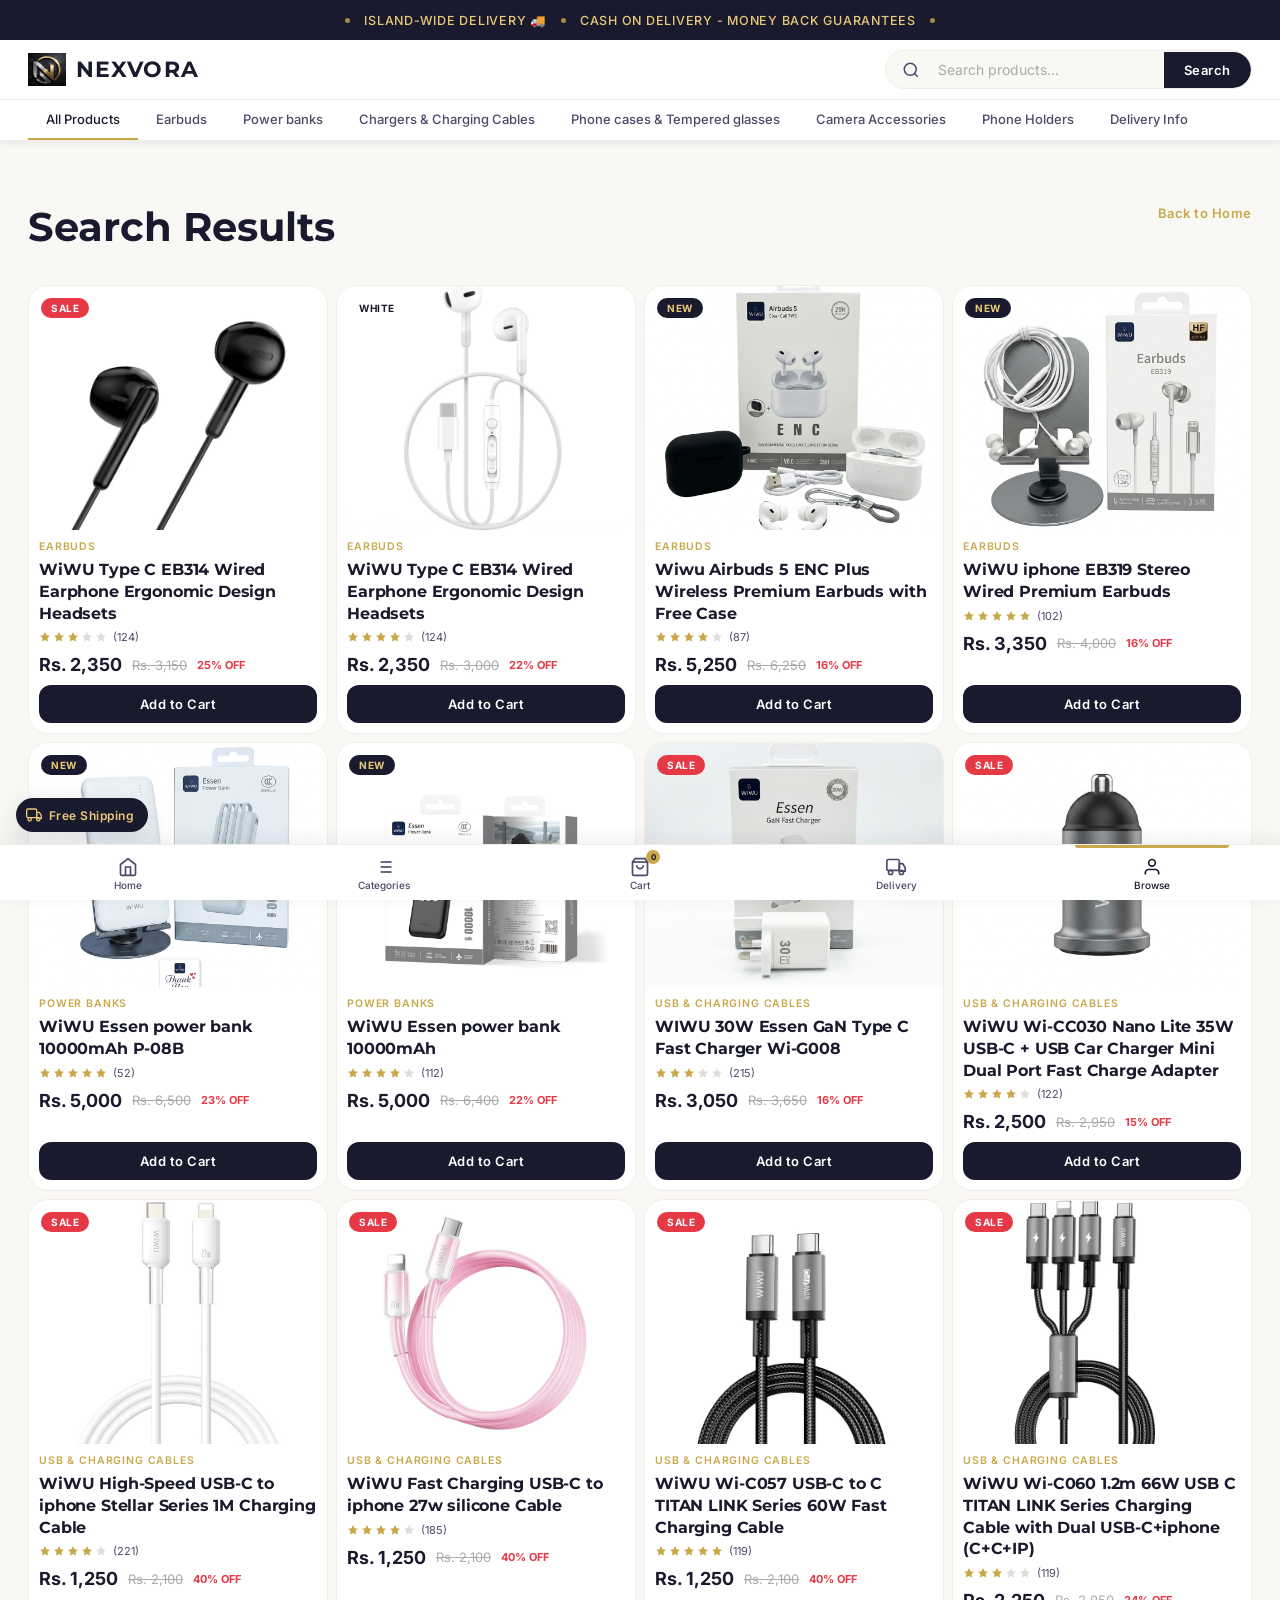
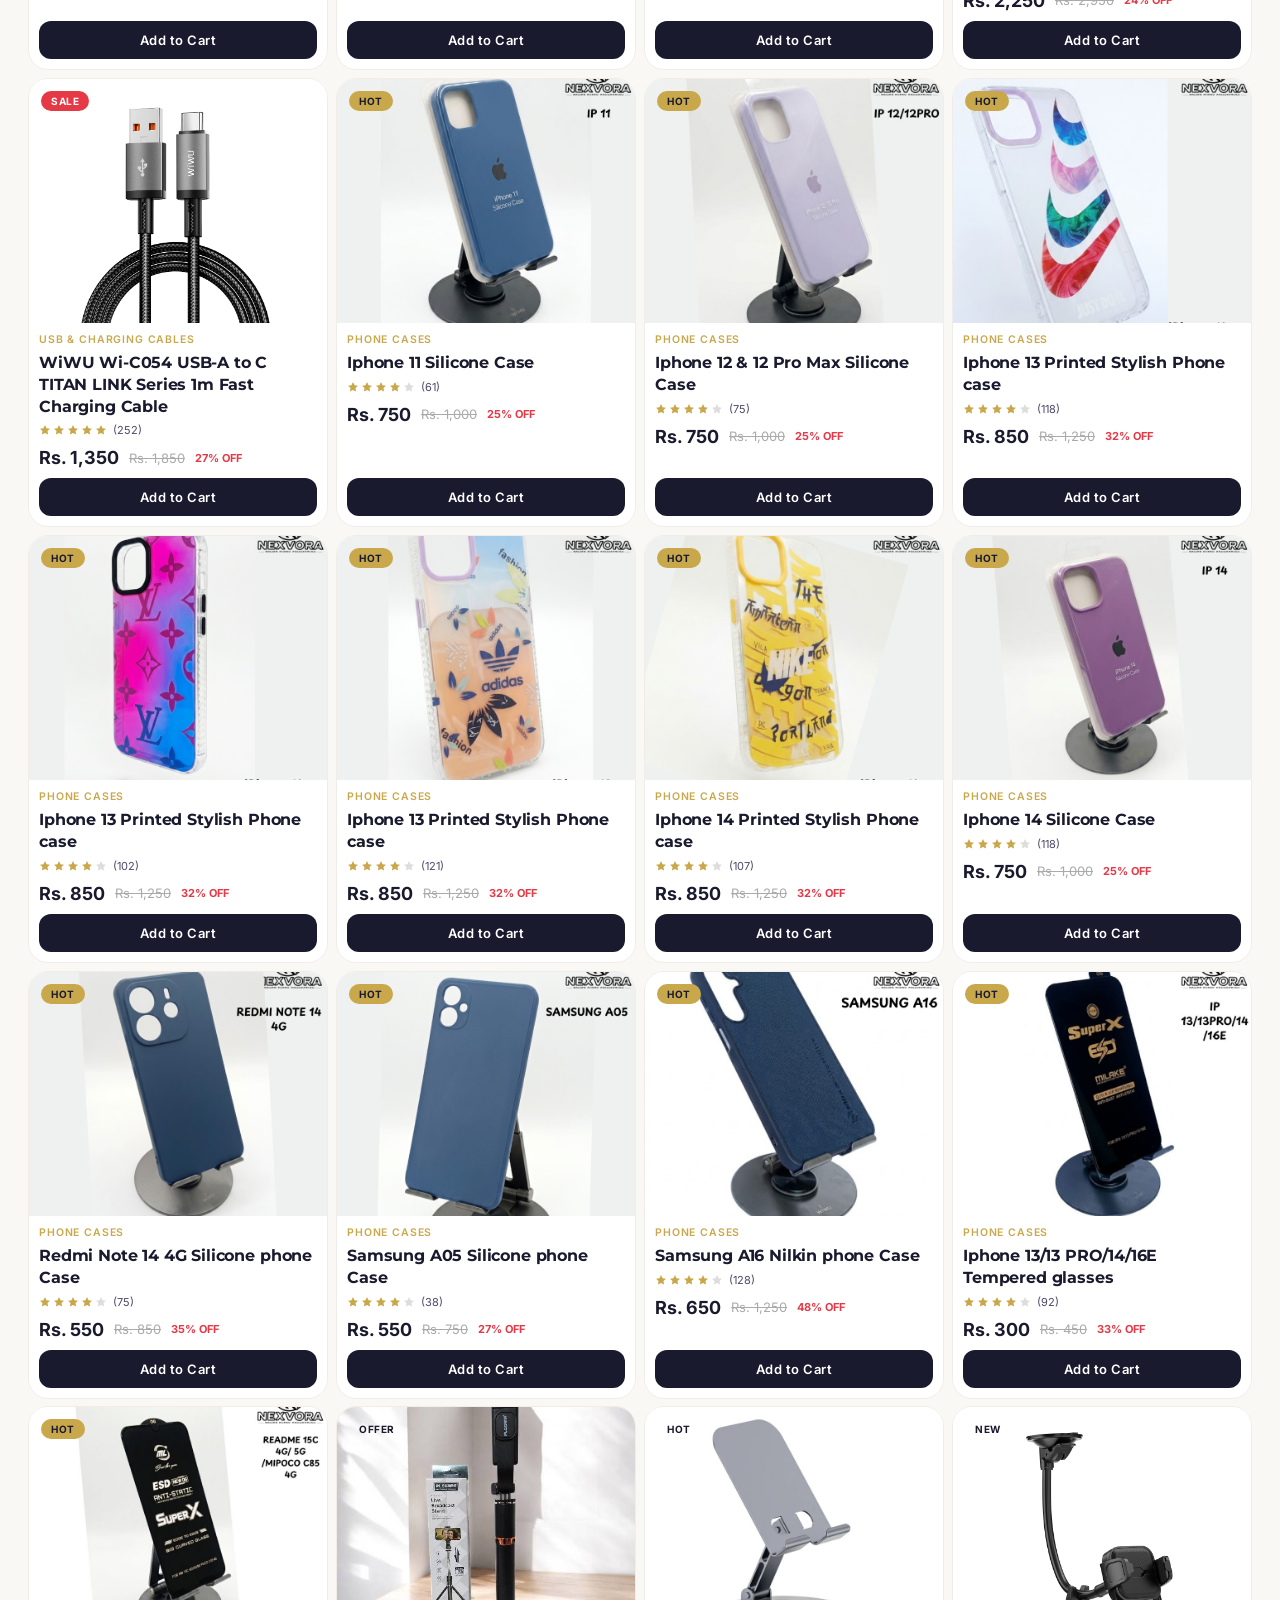
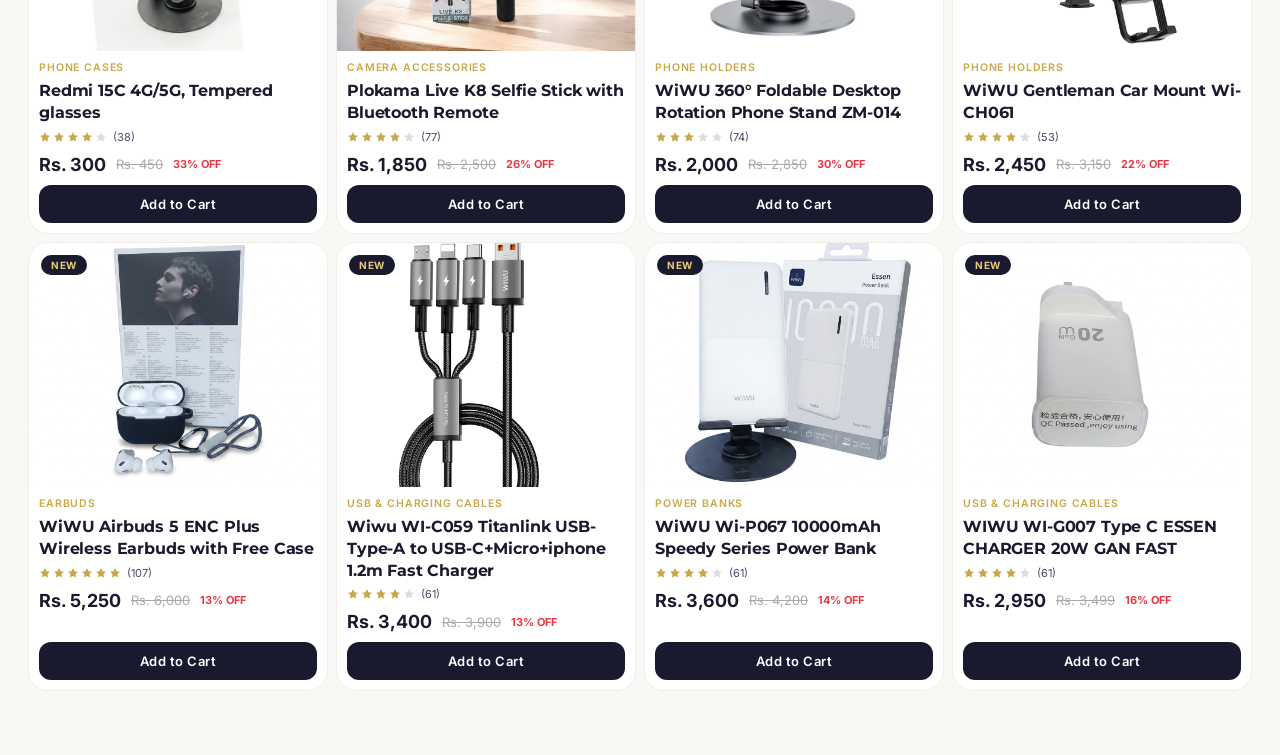
<file: products.html>
<!DOCTYPE html>
<html lang="en">
<head>
  <meta charset="UTF-8" />
  <meta name="viewport" content="width=device-width, initial-scale=1.0" />
  <title>NEXVORA Products</title>
  <link rel="preconnect" href="https://fonts.googleapis.com" />
  <link rel="preconnect" href="https://fonts.gstatic.com" crossorigin />
  <link href="https://fonts.googleapis.com/css2?family=Cormorant+Garamond:ital,wght@0,600;0,700;1,600;1,700&family=DM+Sans:wght@400;500;600;700&display=swap" rel="stylesheet" />
  <link rel="stylesheet" href="style.css" />
</head>
<body>
  <div class="announcement-bar">
    <span class="announce-dot"></span>
    Island-Wide Delivery 🚚
    <span class="announce-dot"></span>
    Cash On Delivery - Money Back Guarantees
    <span class="announce-dot"></span>
  </div>

  <header class="top-header" id="mainHeader">
    <div class="header-inner">
      <div class="logo-wrap">
        <a href="index.html" class="logo-link">
          <img src="logo.main.jpeg" alt="NEXVORA logo" class="logo-img" />
          <span class="logo-text">NEXVORA</span>
        </a>
      </div>

      <!-- SEARCH (Right Side) -->
<div class="header-actions">
  <div class="search-wrap">
    <div class="search-bar">
      <svg class="search-icon-left" viewBox="0 0 24 24" fill="none" stroke="currentColor" stroke-width="2">
        <circle cx="11" cy="11" r="8"/>
        <line x1="21" y1="21" x2="16.65" y2="16.65"/>
      </svg>

      <input
        id="searchInput"
        type="text"
        placeholder="Search products..."
        autocomplete="off"
      />

      <button class="search-btn" id="searchBtn">
        Search
      </button>
    </div>

    <div class="SearchS-suggestions" id="searchSuggestions"></div>
  </div>
</div>

    </div>

    <nav class="cat-nav">
      <a href="#" class="cat-link active" data-filter="all">All Products</a>
      <a href="#" class="cat-link" data-filter="Earbuds">Earbuds</a>
      <a href="#" class="cat-link" data-filter="Power banks">Power banks</a>
      <a href="#" class="cat-link" data-filter="USB & Charging Cables">Chargers & Charging Cables</a>
      <a href="#" class="cat-link" data-filter="Phone Cases">Phone cases & Tempered glasses</a>
      <a href="#" class="cat-link" data-filter="Camera Accessories">Camera Accessories</a>
      <a href="#" class="cat-link" data-filter="Phone Holders">Phone Holders</a>
      <a href="delivery.html" class="cat-link">Delivery Info</a>
    </nav>
  </header>

  <main>
    <section class="section-wrap" id="products">
      <div class="section-header">
        <h2 class="section-title">Search Results</h2>
        <a href="index.html" class="section-link">Back to Home</a>
      </div>
      <div class="product-grid" id="productGrid"></div>
    </section>
  </main>

  <a href="products.html?q=free+shipping" class="free-shipping-badge">
    <svg viewBox="0 0 24 24" fill="none" stroke="currentColor" stroke-width="2">
      <rect x="1" y="3" width="15" height="13" rx="2"/>
      <path d="M16 8h4l3 5v4h-7V8z"/>
      <circle cx="5.5" cy="18.5" r="2.5"/>
      <circle cx="18.5" cy="18.5" r="2.5"/>
    </svg>
    Free Shipping
  </a>

  <nav class="bottom-nav-bar">
    <a href="index.html" class="bottom-nav-item">
      <svg viewBox="0 0 24 24" fill="none" stroke="currentColor" stroke-width="2">
        <path d="M3 9l9-7 9 7v11a2 2 0 0 1-2 2H5a2 2 0 0 1-2-2z"/>
        <polyline points="9 22 9 12 15 12 15 22"/>
      </svg>
      <span>Home</span>
    </a>
    <a href="index.html#categories" class="bottom-nav-item">
      <svg viewBox="0 0 24 24" fill="none" stroke="currentColor" stroke-width="2">
        <line x1="8" y1="6" x2="21" y2="6"/><line x1="8" y1="12" x2="21" y2="12"/><line x1="8" y1="18" x2="21" y2="18"/>
        <line x1="3" y1="6" x2="3.01" y2="6"/><line x1="3" y1="12" x2="3.01" y2="12"/><line x1="3" y1="18" x2="3.01" y2="18"/>
      </svg>
      <span>Categories</span>
    </a>
    <a href="#" class="bottom-nav-item" id="navCart">
      <svg viewBox="0 0 24 24" fill="none" stroke="currentColor" stroke-width="2">
        <path d="M6 2L3 6v14a2 2 0 0 0 2 2h14a2 2 0 0 0 2-2V6l-3-4z"/><line x1="3" y1="6" x2="21" y2="6"/>
        <path d="M16 10a4 4 0 0 1-8 0"/>
      </svg>
      <span id="navCartBadge" class="bottom-badge">0</span>
      <span>Cart</span>
    </a>
    <a href="delivery.html" class="bottom-nav-item">
      <svg viewBox="0 0 24 24" fill="none" stroke="currentColor" stroke-width="2">
        <rect x="1" y="3" width="15" height="13" rx="2"/><path d="M16 8h4l3 5v4h-7V8z"/>
        <circle cx="5.5" cy="18.5" r="2.5"/><circle cx="18.5" cy="18.5" r="2.5"/>
      </svg>
      <span>Delivery</span>
    </a>
    <a href="products.html" class="bottom-nav-item active" aria-label="Browse products">
      <svg viewBox="0 0 24 24" fill="none" stroke="currentColor" stroke-width="2">
        <path d="M20 21v-2a4 4 0 0 0-4-4H8a4 4 0 0 0-4 4v2"/><circle cx="12" cy="7" r="4"/>
      </svg>
      <span>Browse</span>
    </a>
  </nav>

  <div id="toast" class="toast"></div>
  <script src="script.js"></script>
</body>
</html>
</file>
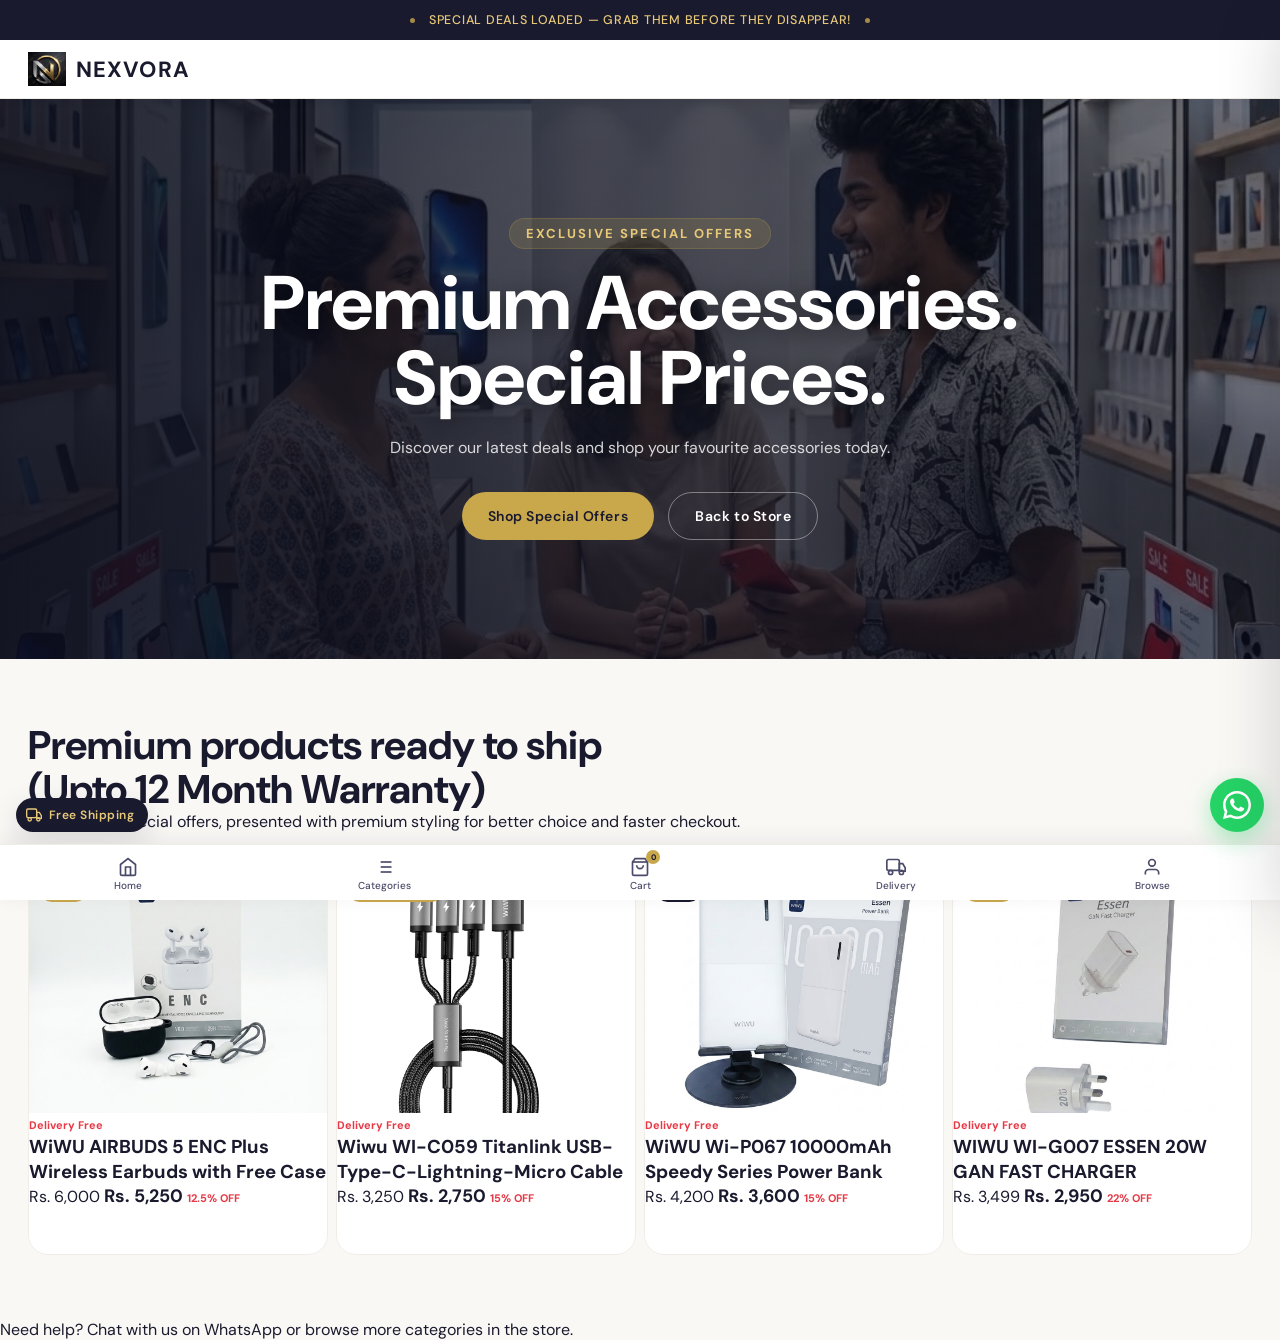
<file: special.html>
<!DOCTYPE html>
<html lang="en">
<head>
  <meta charset="UTF-8" />
  <meta name="viewport" content="width=device-width, initial-scale=1.0" />
  <title>Special Offers — NEXVORA</title>
  <link rel="preconnect" href="https://fonts.googleapis.com" />
  <link rel="preconnect" href="https://fonts.gstatic.com" crossorigin />
  <link href="https://fonts.googleapis.com/css2?family=Cormorant+Garamond:ital,wght@0,600;0,700;1,600;1,700&family=DM+Sans:wght@400;500;600;700&display=swap" rel="stylesheet" />
  <link rel="stylesheet" href="style.css" />
  <style>
  /* SPECIAL OFFERS PAGE — DM SANS */
  body,
  body * {
    font-family: 'DM Sans', sans-serif !important;
  }
</style>
</head>
<body>
  <div class="announcement-bar">
    <span class="announce-dot"></span>
    Special deals loaded — grab them before they disappear!
    <span class="announce-dot"></span>
  </div>

  <header class="top-header" id="mainHeader">
    <div class="header-inner">
      <div class="logo-wrap">
        <a href="index.html" class="logo-link">
          <img src="logo.main.jpeg" alt="NEXVORA logo" class="logo-img" />
          <span class="logo-text">NEXVORA</span>
        </a>
      </div>
    </div>
  </header>

  <main>
 <section class="special-hero">
  <div class="special-hero-overlay"></div>

  <div class="hero-content">
    <span class="hero-eyebrow">EXCLUSIVE SPECIAL OFFERS</span>

    <h1 class="hero-title">
      Premium Accessories.<br>
      Special Prices.
    </h1>

    <p class="hero-sub">
      Discover our latest deals and shop your favourite accessories today.
    </p>

    <div class="hero-cta-group">
      <a href="#product-list" class="btn-primary">
        Shop Special Offers
      </a>

      <a href="index.html" class="btn-ghost">
        Back to Store
      </a>
    </div>
  </div>
</section>

    <section id="product-list" class="product-list section-wrap">
      <div class="section-header">
        <div>
          <h2 class="section-title">Premium products ready to ship <br>(Upto 12 Month Warranty)</h2>
          <p class="section-copy">Handpicked special offers, presented with premium styling for better choice and faster checkout.</p>
        </div>
      </div>
      <div class="product-grid">
        <article class="product-card" data-id="101">
          <div class="product-image-wrap">
            <img src="images/AIRBUD5/AIRBUD51.jpeg" alt="Wireless Earbuds" />
          </div>
          <div class="product-card-body">
            <span class="product-badge badge-hot">NEW</span>
            <span class="product-discount">Delivery Free</span>
            <h3>WiWU AIRBUDS 5 ENC Plus Wireless Earbuds with Free Case</h3>

            <div class="product-card-footer">
  <div class="product-price-box">
    <span class="product-old-price">Rs. 6,000</span>
    <span class="product-price">Rs. 5,250</span>
    <span class="product-discount">12.5% OFF</span>

  </div>

  <a href="special.html?offer=earbuds" class="btn-ghost">
    View details
  </a>
</div>
          </div>
        </article>
        <article class="product-card" data-id="102">
          <div class="product-image-wrap">
            <img src="images/CHUSB23/CHUSB23001.webp" alt="Fast Power Bank" />
          </div>
          <div class="product-card-body">
            <span class="product-badge badge-hot">New Arrival</span>
            <span class="product-discount">Delivery Free</span>
            <h3>Wiwu WI-C059 Titanlink USB-Type-C-Lightning-Micro Cable</h3>
           
            <div class="product-card-footer">
  <div class="product-price-box">
    <span class="product-old-price">Rs. 3,250</span>
    <span class="product-price">Rs. 2,750</span>
    <span class="product-discount">15% OFF</span>
  </div>

  <a href="special.html?offer=earbuds" class="btn-ghost">
    View details
  </a>
</div>
          </div>
        </article>
        <article class="product-card" data-id="103">
          <div class="product-image-wrap">
            <img src="images/PBW/PBW01.jpeg" alt="Protective Phone Case" />
          </div>
          <div class="product-card-body">
            <span class="product-badge badge-new">HOT</span>
            <span class="product-discount">Delivery Free</span>
            <h3>WiWU Wi-P067 10000mAh Speedy Series Power Bank </h3>
          
           <div class="product-card-footer">
  <div class="product-price-box">
    <span class="product-old-price">Rs. 4,200</span>
    <span class="product-price">Rs. 3,600</span>
    <span class="product-discount">15% OFF</span>
  </div>

  <a href="special.html?offer=earbuds" class="btn-ghost">
    View details
  </a>
</div>
          </div>
        </article>
        <article class="product-card" data-id="104">
          <div class="product-image-wrap">
            <img src="images/CHC20/CHC20W1.jpeg" alt="Camera Accessory Set" />
          </div>
          <div class="product-card-body">
            <span class="product-badge badge-hot">Deal</span>
            <span class="product-discount">Delivery Free</span>
            <h3>WIWU WI-G007 ESSEN 20W GAN FAST CHARGER</h3>
           
          <div class="product-card-footer">
  <div class="product-price-box">
    <span class="product-old-price">Rs. 3,499</span>
    <span class="product-price">Rs. 2,950</span>
    <span class="product-discount">22% OFF</span>
  </div>

  <a href="special.html?offer=earbuds" class="btn-ghost">
    View details
  </a>
</div>
          </div>
        </article>
      </div>
    </section>
  </main>

  <!-- FREE SHIPPING BADGE -->
  <a href="products.html?q=free+shipping" class="free-shipping-badge" title="Show products with free shipping" role="button">
    <svg viewBox="0 0 24 24" fill="none" stroke="currentColor" stroke-width="2">
      <rect x="1" y="3" width="15" height="13" rx="2"/><path d="M16 8h4l3 5v4h-7V8z"/>
      <circle cx="5.5" cy="18.5" r="2.5"/><circle cx="18.5" cy="18.5" r="2.5"/>
    </svg>
    Free Shipping
  </a>

  <!-- WHATSAPP FLOAT -->
  <a class="whatsapp-float" href="https://wa.me/94774207368" target="_blank" rel="noopener" aria-label="Chat on WhatsApp">
    <svg viewBox="0 0 24 24" fill="currentColor">
      <path d="M17.472 14.382c-.297-.149-1.758-.867-2.03-.967-.273-.099-.471-.148-.67.15-.197.297-.767.966-.94 1.164-.173.199-.347.223-.644.075-.297-.15-1.255-.463-2.39-1.475-.883-.788-1.48-1.761-1.653-2.059-.173-.297-.018-.458.13-.606.134-.133.298-.347.446-.52.149-.174.198-.298.298-.497.099-.198.05-.371-.025-.52-.075-.149-.669-1.612-.916-2.207-.242-.579-.487-.5-.669-.51-.173-.008-.371-.01-.57-.01-.198 0-.52.074-.792.372-.272.297-1.04 1.016-1.04 2.479 0 1.462 1.065 2.875 1.213 3.074.149.198 2.096 3.2 5.077 4.487.709.306 1.262.489 1.694.625.712.227 1.36.195 1.871.118.571-.085 1.758-.719 2.006-1.413.248-.694.248-1.289.173-1.413-.074-.124-.272-.198-.57-.347z"/>
      <path d="M12 0C5.373 0 0 5.373 0 12c0 2.123.554 4.116 1.522 5.845L0 24l6.335-1.502A11.94 11.94 0 0 0 12 24c6.627 0 12-5.373 12-12S18.627 0 12 0zm0 21.818a9.802 9.802 0 0 1-5.003-1.368l-.357-.213-3.758.891.944-3.67-.233-.376A9.803 9.803 0 0 1 2.182 12C2.182 6.58 6.58 2.182 12 2.182c5.42 0 9.818 4.398 9.818 9.818 0 5.42-4.398 9.818-9.818 9.818z"/>
    </svg>
  </a>

  <!-- CART OVERLAY + SIDEBAR -->
  <div class="cart-overlay" id="cartOverlay"></div>
  <aside class="cart-sidebar" id="cartSidebar">
    <div class="cart-header">
      <h3>Your Cart</h3>
      <button class="cart-close" id="cartClose" aria-label="Close cart">
        <svg viewBox="0 0 24 24" fill="none" stroke="currentColor" stroke-width="2">
          <line x1="18" y1="6" x2="6" y2="18"/><line x1="6" y1="6" x2="18" y2="18"/>
        </svg>
      </button>
    </div>
    <div class="cart-items" id="cartItems">
      <div class="cart-empty" id="cartEmpty">
        <svg viewBox="0 0 24 24" fill="none" stroke="currentColor" stroke-width="1.5">
          <path d="M6 2L3 6v14a2 2 0 0 0 2 2h14a2 2 0 0 0 2-2V6l-3-4z"/><line x1="3" y1="6" x2="21" y2="6"/>
          <path d="M16 10a4 4 0 0 1-8 0"/>
        </svg>
        <p>Your cart is empty</p>
      </div>
    </div>
    <div class="cart-footer" id="cartFooter" style="display:none">
      <div class="cart-total">
        <span>Total</span>
        <span id="cartTotal">Rs. 0</span>
      </div>
      <a id="cartCheckoutBtn" href="#" target="_blank" rel="noopener" class="btn-primary cart-checkout-btn">
        Place Order
      </a>
    </div>
  </aside>

  <nav class="bottom-nav-bar">
    <a href="index.html" class="bottom-nav-item">
      <svg viewBox="0 0 24 24" fill="none" stroke="currentColor" stroke-width="2">
        <path d="M3 9l9-7 9 7v11a2 2 0 0 1-2 2H5a2 2 0 0 1-2-2z"/>
        <polyline points="9 22 9 12 15 12 15 22"/>
      </svg>
      <span>Home</span>
    </a>
    <a href="index.html#categories" class="bottom-nav-item">
      <svg viewBox="0 0 24 24" fill="none" stroke="currentColor" stroke-width="2">
        <line x1="8" y1="6" x2="21" y2="6"/><line x1="8" y1="12" x2="21" y2="12"/><line x1="8" y1="18" x2="21" y2="18"/>
        <line x1="3" y1="6" x2="3.01" y2="6"/><line x1="3" y1="12" x2="3.01" y2="12"/><line x1="3" y1="18" x2="3.01" y2="18"/>
      </svg>
      <span>Categories</span>
    </a>
    <a href="#" class="bottom-nav-item" id="navCart">
      <svg viewBox="0 0 24 24" fill="none" stroke="currentColor" stroke-width="2">
        <path d="M6 2L3 6v14a2 2 0 0 0 2 2h14a2 2 0 0 0 2-2V6l-3-4z"/><line x1="3" y1="6" x2="21" y2="6"/>
        <path d="M16 10a4 4 0 0 1-8 0"/>
      </svg>
      <span id="navCartBadge" class="bottom-badge">0</span>
      <span>Cart</span>
    </a>
    <a href="delivery.html" class="bottom-nav-item">
      <svg viewBox="0 0 24 24" fill="none" stroke="currentColor" stroke-width="2">
        <rect x="1" y="3" width="15" height="13" rx="2"/><path d="M16 8h4l3 5v4h-7V8z"/>
        <circle cx="5.5" cy="18.5" r="2.5"/><circle cx="18.5" cy="18.5" r="2.5"/>
      </svg>
      <span>Delivery</span>
    </a>
    <a href="products.html" class="bottom-nav-item" aria-label="Browse products">
      <svg viewBox="0 0 24 24" fill="none" stroke="currentColor" stroke-width="2">
        <path d="M20 21v-2a4 4 0 0 0-4-4H8a4 4 0 0 0-4 4v2"/><circle cx="12" cy="7" r="4"/>
      </svg>
      <span>Browse</span>
    </a>
  </nav>

  <footer class="main-footer">
    <p>Need help? Chat with us on WhatsApp or browse more categories in the store.</p>
  </footer>
  <script>
  // All products on special.html have FREE DELIVERY
  window.SPECIAL_FREE_DELIVERY = true;
</script>
<script src="script.js"></script>
<script>
document.addEventListener("DOMContentLoaded", function () {

  const track = document.getElementById("specialCarousel");

  if (!track) return;

  /*
    Duplicate ONLY the special offer cards.
    This does not affect index.html,
    categories, or normal products.
  */

  const originalCards = Array.from(
    track.querySelectorAll(".special-card")
  );

  originalCards.forEach(card => {
    const clone = card.cloneNode(true);
    track.appendChild(clone);
  });

});
</script>
</body>
</html>
</file>
<file: style.css>
/* ============================================================
   NEXVORA Store — style.css
   ============================================================ */

@import url('https://fonts.googleapis.com/css2?family=Inter:wght@400;500;600;700&family=Montserrat:wght@500;600;700;800&display=swap');

/* ---------- CSS VARIABLES ---------- */
:root {
  --ink:        #1a1a2e;
  --ink-mid:    #2d2d4e;
  --ink-soft:   #4a4a6a;
  --cream:      #faf8f5;
  --cream-dark: #f0ede8;
  --gold:       #c9a84c;
  --gold-light: #e8c97a;
  --gold-pale:  #f7edda;
  --white:      #ffffff;
  --red:        #e63946;
  --green:      #25d366;

  --font-display: 'Montserrat', sans-serif;
--font-body: 'Inter', system-ui, sans-serif;

  --radius-sm:  6px;
  --radius-md:  12px;
  --radius-lg:  20px;
  --radius-xl:  32px;

  --shadow-sm:  0 2px 8px rgba(26,26,46,0.08);
  --shadow-md:  0 8px 28px rgba(26,26,46,0.13);
  --shadow-lg:  0 20px 60px rgba(26,26,46,0.18);

  --header-h:   56px;
  --announce-h: 40px;
  --nav-h:      56px;
  --total-top:  calc(var(--announce-h) + var(--header-h) + 44px);
}

/* ---------- RESET ---------- */
*, *::before, *::after { margin: 0; padding: 0; box-sizing: border-box; }
html { roll-behavior: smooth; }

body {
  font-family: var(--font-body);
  background: var(--cream);
  color: var(--ink);
  padding-bottom: calc(env(safe-area-inset-bottom) + var(--nav-h) + 16px);
  -webkit-font-smoothing: antialiased;
  overflow-x: hidden;
}

a { text-decoration: none; color: inherit; }
button { cursor: pointer; border: none; background: none; font-family: inherit; }
input, select { font-family: inherit; }
img { display: block; max-width: 100%; }

/* ---------- ANNOUNCEMENT BAR ---------- */
.announcement-bar {
  min-height: var(--announce-h);
  height: auto;
  background: var(--ink);
  color: var(--gold-light);
  display: flex;
  align-items: center;
  justify-content: center;
  gap: 14px;
  font-size: 12.5px;
  font-weight: 500;
  letter-spacing: 0.06em;
  text-transform: uppercase;
  position: sticky;
  top: 0;
  z-index: 1200;
  text-align: center;
  padding: 6px 12px;
  flex-wrap: wrap;
}
.announce-dot {
  width: 5px;
  height: 5px;
  border-radius: 50%;
  background: var(--gold);
  opacity: 0.8;
}

/* ---------- TOP HEADER ---------- */
.top-header {
  background: var(--white);
  border-bottom: 1px solid var(--cream-dark);
  position: sticky;
  top: var(--announce-h);
  z-index: 1100;
  box-shadow: var(--shadow-sm);
}
.header-inner {
  display: flex;
  align-items: center;
  gap: 20px;
  padding: 10px 28px;
  flex-wrap: wrap;
  width: 100%;
  max-width: 1280px;
  margin: 0 auto;
}

/* LOGO */
.logo-wrap { min-width: 160px; }
.logo-link {
  display: flex;
  align-items: center;
  gap: 10px;
  text-decoration: none;
}
.logo-img {
  width: 38px;
  height: 38px;
  object-fit: contain;
  display: block;
  flex-shrink: 0;
}
.logo-mark {
  width: 38px;
  height: 38px;
  background: var(--ink);
  color: var(--gold);
  font-family: var(--font-display);
  font-size: 22px;
  font-weight: 700;
  border-radius: var(--radius-sm);
  display: flex;
  align-items: center;
  justify-content: center;
  flex-shrink: 0;
}
.logo-text {
  font-family: var(--font-display);
  font-size: 22px;
  font-weight: 700;
  color: var(--ink);
  letter-spacing: 0.05em;
}

/* SEARCH */
.search-wrap {
  flex: 1;
  max-width: 520px;
  min-width: 240px;
  position: relative;
  width: 100%;
}
.search-bar {
  display: flex;
  align-items: center;
  background: var(--cream);
  border: 1.5px solid var(--cream-dark);
  border-radius: var(--radius-xl);
  overflow: hidden;
  transition: border-color 0.2s;
}
.search-bar:focus-within { border-color: var(--gold); }
.search-icon-left {
  width: 18px;
  height: 18px;
  margin: 0 10px 0 16px;
  color: var(--ink-soft);
  flex-shrink: 0;
}
.search-bar input {
  flex: 1;
  padding: 10px 8px;
  border: none;
  background: transparent;
  outline: none;
  font-size: 14px;
  color: var(--ink);
}
.search-bar input::placeholder { color: #aaa; }
.search-btn {
  background: var(--ink);
  color: var(--white);
  padding: 10px 20px;
  font-size: 13px;
  font-weight: 600;
  letter-spacing: 0.04em;
  border-radius: 0 var(--radius-xl) var(--radius-xl) 0;
  transition: background 0.2s;
}
.search-btn:hover { background: var(--gold); color: var(--ink); }

.search-suggestions {
  position: absolute;
  top: calc(100% + 6px);
  left: 0; right: 0;
  background: var(--white);
  border: 1px solid var(--cream-dark);
  border-radius: var(--radius-md);
  box-shadow: var(--shadow-md);
  z-index: 200;
  display: none;
  overflow: hidden;
}
.suggestion-item {
  padding: 10px 18px;
  font-size: 14px;
  cursor: pointer;
  transition: background 0.15s;
  color: var(--ink);
}
.suggestion-item:hover { background: var(--cream); }

/* HEADER ACTIONS */
.header-actions {
  display: flex;
  align-items: center;
  gap: 4px;
  margin-left: auto;
}
.action-btn {
  width: 40px;
  height: 40px;
  border-radius: 50%;
  display: flex;
  align-items: center;
  justify-content: center;
  position: relative;
  color: var(--ink);
  transition: background 0.18s;
}
.action-btn:hover { background: var(--cream); }
.action-btn svg { width: 20px; height: 20px; }
.badge {
  position: absolute;
  top: 2px; right: 2px;
  background: var(--gold);
  color: var(--ink);
  font-size: 9px;
  font-weight: 700;
  width: 16px; height: 16px;
  border-radius: 50%;
  display: flex;
  align-items: center;
  justify-content: center;
  line-height: 1;
}

/* CAT NAV */
.cat-nav {
  display: flex;
  gap: 0;
  padding: 0 28px;
  border-top: 1px solid var(--cream-dark);
  overflow-x: auto;
  scrollbar-width: none;
}
.cat-nav::-webkit-scrollbar { display: none; }
.cat-link {
  padding: 11px 18px;
  font-size: 13px;
  font-weight: 500;
  color: var(--ink-soft);
  white-space: nowrap;
  border-bottom: 2px solid transparent;
  transition: color 0.2s, border-color 0.2s;
}
.cat-link:hover, .cat-link.active {
  color: var(--ink);
  border-bottom-color: var(--gold);
}

/* ---------- SPECIAL OFFERS ---------- */
.special-offers {
  padding: 24px 28px 40px;
}
.special-header {
  display: flex;
  align-items: flex-end;
  justify-content: space-between;
  gap: 20px;
  margin-bottom: 18px;
}
.special-header .section-eyebrow {
  display: inline-block;
  color: var(--gold);
  letter-spacing: 0.12em;
  text-transform: uppercase;
  font-size: 12px;
  font-weight: 700;
  margin-bottom: 8px;
}
.special-offers-hook {
  display: inline-flex;
  align-items: center;
  gap: 10px;
  padding: 10px 16px;
  border-radius: 999px;
  background: rgba(201,168,76,0.12);
  border: 1px solid rgba(201,168,76,0.25);
  color: var(--ink);
  font-weight: 700;
  letter-spacing: 0.01em;
  animation: specialHook 5.6s ease-in-out infinite;
}
.special-offers-hook span {
  display: inline-flex;
  align-items: center;
  justify-content: center;
  width: 22px;
  height: 22px;
  border-radius: 50%;
  background: var(--gold);
  color: var(--ink);
  font-size: 12px;
}
.special-offers {
  position: relative;
}

.special-carousel {
  overflow: hidden;
  width: 100%;
  position: relative;
  padding: 4px 0 6px;
}

.special-track {
  display: flex;
  gap: 16px;
  width: max-content;
  animation: specialScroll 18s linear infinite;
  will-change: transform;
}

.special-card {
  flex: 0 0 280px;
  text-decoration: none;
  border-radius: 18px;
  overflow: hidden;
  background: var(--white);
  border: 1px solid rgba(201,168,76,0.18);
  box-shadow: var(--shadow-sm);
  transition: transform 0.25s ease, box-shadow 0.25s ease;
}
.special-card:hover {
  transform: translateY(-4px);
  box-shadow: var(--shadow-md);
}

.special-carousel:hover .special-track {
  animation-play-state: paused;
}

@keyframes specialHook {
  0%, 100% { transform: translateY(0); box-shadow: 0 0 0 rgba(201, 168, 76, 0.12); }
  50% { transform: translateY(-2px); box-shadow: 0 6px 18px rgba(201, 168, 76, 0.18); }
}
@keyframes specialScroll {
  from {
    transform: translateX(0);
  }
  to {
    transform: translateX(-50%);
  }
}
.special-card-badge {
  display: inline-flex;
  align-items: center;
  justify-content: center;
  background: var(--gold);
  color: var(--ink);
  font-size: 11px;
  font-weight: 700;
  padding: 8px 14px;
  border-radius: 999px;
  margin: 14px;
  width: fit-content;
}
.special-card-img {
  height: 172px;
  background-size: cover;
  background-position: center;
}
.special-card-body {
  padding: 18px;
}
.special-card-body h3 {
  font-size: 18px;
  margin-bottom: 8px;
  color: var(--ink);
}
.special-card-body p {
  color: var(--ink-soft);
  margin-bottom: 14px;
  font-size: 14px;
  line-height: 1.5;
}
.special-price {
  display: block;
  font-weight: 600;
  color: var(--ink);
}

/* ---------- BUTTONS ---------- */
.btn-primary {
  display: inline-flex;
  align-items: center;
  gap: 8px;
  background: var(--gold);
  color: var(--ink);
  padding: 13px 30px;
  border-radius: var(--radius-xl);
  font-weight: 600;
  font-size: 14px;
  letter-spacing: 0.04em;
  transition: transform 0.18s, box-shadow 0.18s, background 0.18s;
  border: none;
  cursor: pointer;
}
.btn-primary:hover {
  background: var(--gold-light);
  transform: translateY(-1px);
  box-shadow: 0 8px 24px rgba(201,168,76,0.35);
}
.btn-ghost {
  display: inline-flex;
  align-items: center;
  padding: 13px 30px;
  border-radius: var(--radius-xl);
  font-weight: 600;
  font-size: 14px;
  letter-spacing: 0.04em;
  border: 1.5px solid rgba(255,255,255,0.4);
  color: var(--white);
  transition: background 0.18s, border-color 0.18s;
}
.btn-ghost:hover {
  background: rgba(255,255,255,0.12);
  border-color: rgba(255,255,255,0.7);
}

.product-modal {
  display: none;
  position: fixed;
  inset: 0;
  z-index: 9500;
  align-items: center;
  justify-content: center;
  background: rgba(26,26,46,0.4);
  padding: 24px;
}
.product-modal.open {
  display: flex;
}
.product-modal-card {
  position: relative;
  width: min(1080px, 100%);
  max-height: 90vh;
  overflow-y: auto;
  background: var(--white);
  border-radius: var(--radius-xl);
  box-shadow: var(--shadow-lg);
}
.product-modal-backdrop {
  display: flex;
  position: relative;
  inset: 0;
  align-items: center;
  justify-content: center;
}
.product-modal-grid {
  display: grid;
  gap: 28px;
  grid-template-columns: 1.1fr 1fr;
  padding: 28px;
}
.product-modal-gallery {
  display: grid;
  gap: 16px;
}
.product-modal-main {
  border-radius: var(--radius-lg);
  overflow: hidden;
  background: var(--cream);
}
.product-modal-main img {
  width: 100%;
  height: 100%;
  min-height: 360px;
  object-fit: contain;
  object-position: center;
  display: block;
}
.product-gallery-list {
  display: grid;
  grid-template-columns: repeat(4, 1fr);
  gap: 10px;
}
.product-gallery-thumb {
  border: 2px solid transparent;
  border-radius: var(--radius-md);
  overflow: hidden;
  padding: 2px;
  background: var(--white);
  cursor: pointer;
}
.product-gallery-thumb.active {
  border-color: var(--gold);
}
.product-gallery-thumb img {
  width: 100%;
  height: 72px;
  object-fit: contain;
  object-position: center;
  display: block;
  background: var(--white);
}
.product-modal-photo {
  min-width: 0;
  border-radius: var(--radius-lg);
  overflow: hidden;
  background: var(--cream);
}
.product-modal-photo img {
  width: 100%;
  height: 100%;
  object-fit: cover;
}
.product-modal-close {
  position: absolute;
  top: -1px;
  right: 5px;
  width: 42px;
  height: 42px;
  border-radius: 50%;
  background: var(--white);
  border: 1px solid var(--cream-dark);
  font-size: 26px;
  line-height: 1;
  color: var(--ink);
  cursor: pointer;
  box-shadow: var(--shadow-sm);
}
.product-modal-content {
  display: flex;
  flex-direction: column;
  gap: 16px;
}
.product-modal-content h2 {
  font-family: var(--font-display);
  font-size: clamp(26px, 3vw, 34px);
  color: var(--ink);
}
.product-detail-text {
  color: var(--ink-soft);
  line-height: 1.75;
}
.product-detail-form {
  display: grid;
  gap: 16px;
}
.form-row {
  display: grid;
  gap: 8px;
}
.form-row label {
  font-size: 13px;
  font-weight: 600;
  color: var(--ink);
}
.form-row input,
.form-row textarea,
.form-row select {
  width: 100%;
  padding: 12px 14px;
  border-radius: var(--radius-md);
  border: 1.5px solid var(--cream-dark);
  background: var(--cream);
  color: var(--ink);
  outline: none;
}
.form-row textarea {
  min-height: 96px;
  resize: vertical;
}
.qty-row {
  align-items: center;
  grid-template-columns: 1fr auto;
}
.qty-control {
  display: inline-flex;
  align-items: center;
  gap: 10px;
  background: var(--cream);
  border-radius: var(--radius-xl);
  padding: 8px 12px;
}
.qty-count {
  min-width: 30px;
  text-align: center;
  font-weight: 700;
}
.product-delivery-group {
  display: grid;
  gap: 10px;
}
.product-detail-group-label {
  font-size: 13px;
  font-weight: 700;
  color: var(--ink);
}
.delivery-option {
  display: grid;
  grid-template-columns: auto 1fr auto;
  gap: 12px;
  align-items: center;
  padding: 12px 14px;
  border: 1px solid var(--cream-dark);
  border-radius: var(--radius-md);
  background: var(--cream);
  cursor: pointer;
}
.delivery-option input {
  accent-color: var(--gold);
}
.product-summary {
  display: grid;
  gap: 10px;
  padding: 16px;
  border: 1px solid var(--cream-dark);
  border-radius: var(--radius-md);
  background: var(--gold-pale);
}
.product-summary div {
  display: flex;
  justify-content: space-between;
  gap: 20px;
  font-size: 14px;
}
.product-summary-total {
  font-weight: 700;
  font-size: 16px;
}
.detail-actions {
  display: flex;
  gap: 14px;
  flex-wrap: wrap;
}
.detail-add-cart {
  flex: 1;
  justify-content: center;
}
@media (max-width: 960px) {
  .product-modal-grid {
    grid-template-columns: 1fr;
  }
}
@media (max-width: 640px) {
  .product-modal {
    padding: 12px;
  }
  .product-modal-card {
    width: 100%;
  }
}

/* ---------- RESPONSIVE HERO ---------- */
/* ============================================================
   NEXVORA — RESPONSIVE HERO IMAGE
   ============================================================ */
.hero {
  position: relative;
  width: 100%;
  min-height: 620px;
  display: flex;
  align-items: center;
  justify-content: center;
  overflow: hidden;
  padding: 60px 24px 36px;
}

/* HERO BACKGROUND */
.hero-bg {
  position: absolute;
  inset: 0;
  z-index: 0;

  background-image:
    linear-gradient(
      90deg,
      rgba(9, 12, 24, 0.72) 0%,
      rgba(9, 12, 24, 0.55) 38%,
      rgba(9, 12, 24, 0.25) 70%,
      rgba(9, 12, 24, 0.12) 100%
    ),
    url("nex.png");

  background-size: cover;
  background-position: center center;
  background-repeat: no-repeat;
}

/* CONTENT ABOVE IMAGE */
.hero-grid,
.hero-orb,
.grain-overlay {
  z-index: 1;
}

.hero-content,
.hero-stats {
  position: relative;
  z-index: 2;
}

.hero-grid,
.hero-orb,
.grain-overlay {
  z-index: 1;
}

.hero-content,
.hero-stats {
  z-index: 2;
}
.hero-grid {
  position: absolute;
  inset: 0;
  background-image:
    linear-gradient(rgba(201,168,76,0.07) 1px, transparent 1px),
    linear-gradient(90deg, rgba(201,168,76,0.07) 1px, transparent 1px);
  background-size: 60px 60px;
}
.hero-orb {
  position: absolute;
  border-radius: 50%;
  filter: blur(80px);
  opacity: 0.4;
}
.orb-1 {
  width: 500px; height: 500px;
  background: radial-gradient(circle, #c9a84c44, transparent 70%);
  top: -150px; left: -100px;
}
.orb-2 {
  width: 400px; height: 400px;
  background: radial-gradient(circle, #5b2d8e44, transparent 70%);
  bottom: -100px; right: -80px;
}
.grain-overlay {
  position: absolute;
  inset: 0;
  background-image: url("data:image/svg+xml,%3Csvg viewBox='0 0 256 256' xmlns='http://www.w3.org/2000/svg'%3E%3Cfilter id='noise'%3E%3CfeTurbulence type='fractalNoise' baseFrequency='0.9' numOctaves='4' stitchTiles='stitch'/%3E%3C/filter%3E%3Crect width='100%25' height='100%25' filter='url(%23noise)' opacity='0.04'/%3E%3C/svg%3E");
  opacity: 0.6;
  pointer-events: none;
}
.special-hero {
  position: relative;
  min-height: 48vh;
  padding: 44px 28px 34px;
  display: flex;
  align-items: center;
  justify-content: center;
  background: radial-gradient(circle at top left, rgba(255,214,95,0.18), transparent 18%),
              radial-gradient(circle at bottom right, rgba(255,255,255,0.08), transparent 24%),
              linear-gradient(135deg, #0f152d 0%, #171f3a 44%, #281d48 100%);
  overflow: hidden;
}
.special-hero::before {
  content: '';
  position: absolute;
  inset: 0;
  background: radial-gradient(circle at center, rgba(255,255,255,0.05), transparent 52%);
  pointer-events: none;
}
.hero-content {
  position: relative;
  z-index: 1;
  max-width: 620px;
  text-align: center;
  animation: heroFadeUp 0.9s cubic-bezier(0.16,1,0.3,1) both;
}

.hero-eyebrow {
  display: inline-block;
  background: rgba(201,168,76,0.16);
  color: #ffe9a2;
  border: 1px solid rgba(201,168,76,0.2);
  padding: 6px 16px;
  border-radius: 999px;
  font-size: 11.5px;
  letter-spacing: 0.12em;
  text-transform: uppercase;
  font-weight: 700;
  margin-bottom: 14px;
}
.hero-hook {
  display: inline-block;
  margin-bottom: 18px;
  font-size: 14px;
  color: rgba(255,255,255,0.82);
  border: 1px solid rgba(255,255,255,0.12);
  background: rgba(255,255,255,0.05);
  padding: 10px 16px;
  border-radius: 999px;
  letter-spacing: 0.02em;
}
.hero-title {
  font-family: var(--font-display);
  font-size: clamp(40px, 5vw, 64px);
  font-weight: 700;
  color: #fff;
  line-height: 1.06;
  margin-bottom: 18px;
}
.hero-title em {
  font-style: italic;
  color: var(--gold-light);
}
.hero-sub {
  font-size: 15px;
  color: rgba(255,255,255,0.74);
  margin-bottom: 28px;
  line-height: 1.65;
  max-width: 600px;
  margin-left: auto;
  margin-right: auto;
}
.hero-cta-group {
  display: flex;
  align-items: center;
  gap: 14px;
  justify-content: center;
  flex-wrap: wrap;
}
.hero-feature-list {
  display: inline-flex;
  flex-wrap: wrap;
  gap: 10px;
  justify-content: center;
  margin-top: 20px;
}
.hero-feature-list span {
  display: inline-flex;
  align-items: center;
  justify-content: center;
  padding: 8px 14px;
  background: rgba(255,255,255,0.08);
  border: 1px solid rgba(255,255,255,0.12);
  color: rgba(255,255,255,0.9);
  border-radius: 999px;
  font-size: 12.5px;
  font-weight: 600;
}
.hero-stats {
  position: relative;
  z-index: 1;
  display: flex;
  align-items: center;
  gap: 24px;
  margin-top: 40px;
  padding: 16px 28px;
  background: rgba(255,255,255,0.06);
  border: 1px solid rgba(255,255,255,0.1);
  border-radius: var(--radius-lg);
  backdrop-filter: blur(12px);
  animation: heroFadeUp 0.9s 0.2s cubic-bezier(0.16,1,0.3,1) both;
}
.stat-item { text-align: center; }
.stat-num {
  display: block;
  font-family: var(--font-display);
  font-size: 26px;
  font-weight: 700;
  color: var(--gold-light);
}
.stat-label {
  font-size: 11px;
  color: rgba(255,255,255,0.5);
  text-transform: uppercase;
  letter-spacing: 0.08em;
}
.stat-divider {
  width: 1px;
  height: 40px;
  background: rgba(255,255,255,0.12);
}

/* ---------- TRUST BAR ---------- */
.trust-bar {
  background: var(--ink);
  display: flex;
  align-items: center;
  justify-content: center;
  gap: 0;
  flex-wrap: wrap;
}
.trust-item {
  display: flex;
  align-items: center;
  gap: 10px;
  padding: 16px 28px;
  font-size: 13px;
  font-weight: 500;
  color: rgba(255,255,255,0.75);
  border-right: 1px solid rgba(255,255,255,0.08);
}
.trust-item:last-child { border-right: none; }
.trust-item svg { width: 20px; height: 20px; color: var(--gold); flex-shrink: 0; }

/* ---------- SECTIONS ---------- */
.section-wrap {
  max-width: 1280px;
  margin: 0 auto;
  padding: 64px 28px;
}
.section-header {
  display: flex;s
  align-items: flex-end;
  justify-content: space-between;
  margin-bottom: 36px;
}
.section-title {
  font-family: var(--font-display);
  font-size: clamp(28px, 4vw, 40px);
  font-weight: 700;
  color: var(--ink);
  line-height: 1.1;
}
.section-link {
  font-size: 13px;
  font-weight: 600;
  color: var(--gold);
  letter-spacing: 0.04em;
  border-bottom: 1px solid transparent;
  transition: border-color 0.2s;
  padding-bottom: 2px;
}
.section-link:hover { border-bottom-color: var(--gold); }

/* ---------- CATEGORY GRID ---------- */
.category-grid {
  display: grid;
  grid-template-columns: repeat(auto-fit, minmax(180px, 1fr));
  gap: 16px;
}
.cat-card {
  border-radius: var(--radius-lg);
  overflow: hidden;
  cursor: pointer;
  transition: transform 0.28s cubic-bezier(0.34,1.56,0.64,1), box-shadow 0.28s;
  position: relative;
  min-height: 180px;
  display: flex;
  align-items: stretch;
}
.cat-card:hover {
  transform: translateY(-6px);
  box-shadow: var(--shadow-lg);
}
.cat-card-inner {
  display: flex;
  flex-direction: column;
  align-items: center;
  justify-content: center;
  padding: 28px 20px;
  width: 100%;
  gap: 12px;
  position: relative;
}
.cat-tag {
  position: absolute;
  top: 12px; right: 12px;
  background: var(--gold);
  color: var(--ink);
  font-size: 9px;
  font-weight: 700;
  text-transform: uppercase;
  letter-spacing: 0.08em;
  padding: 3px 8px;
  border-radius: 99px;
}
/* ---------- CATEGORY GRID ---------- */

.category-grid {
  display: grid;
  grid-template-columns: repeat(auto-fit, minmax(180px, 1fr));
  gap: 16px;
}

.cat-card {
  border-radius: var(--radius-lg);
  overflow: hidden;
  cursor: pointer;
  transition: transform 0.28s cubic-bezier(0.34,1.56,0.64,1),
              box-shadow 0.28s;
  position: relative;
  min-height: 180px;
  display: flex;
  align-items: stretch;
}

/* Dark overlay over image */
.cat-card::after {
  content: '';
  position: absolute;
  inset: 0;
  background: linear-gradient(
    to top,
    rgba(0,0,0,0.78) 0%,
    rgba(0,0,0,0.35) 45%,
    rgba(0,0,0,0.05) 100%
  );
  z-index: 0;
}

.cat-card:hover {
  transform: translateY(-6px);
  box-shadow: var(--shadow-lg);
}

.cat-card-inner {
  display: flex;
  flex-direction: column;
  align-items: center;
  justify-content: flex-end;
  padding: 28px 20px;
  width: 100%;
  min-height: 180px;
  gap: 6px;
  position: relative;
  z-index: 1;
  text-align: center;
}

.cat-tag {
  position: absolute;
  top: 12px;
  right: 12px;
  background: var(--gold);
  color: var(--ink);
  font-size: 9px;
  font-weight: 700;
  text-transform: uppercase;
  letter-spacing: 0.08em;
  padding: 3px 8px;
  border-radius: 99px;
  z-index: 2;
}

/* Category name */
.cat-card h3 {
  font-family: var(--font-display);
  font-size: 20px;
  font-weight: 700;
  color: #fff;
  text-shadow: 0 2px 8px rgba(0,0,0,0.7);
  margin: 0;
  position: relative;
  z-index: 2;
}

/* Category description */
.cat-card p {
  font-size: 12px;
  color: rgba(255,255,255,0.9);
  text-shadow: 0 1px 5px rgba(0,0,0,0.7);
  margin: 0;
  position: relative;
  z-index: 2;
}
.cat-card h3 {
  font-family: var(--font-display);
  font-size: 18px;
  font-weight: 700;
  color: var(--white);
}
.cat-card p { font-size: 12px; color: rgba(255,255,255,0.7); }

.cat-earbuds {
  background-image: url("images/categories/earbudcate.jpg");
  background-size: cover;
  background-position: center;
}

.cat-powerbank {
  background-image: url("images/categories/powerbankcate.jpg");
  background-size: cover;
  background-position: center;
}

.cat-cables {
  background-image: url("images/categories/cablescate.jpg");
  background-size: cover;
  background-position: center;
}

.cat-phonecases {
  background-image: url("images/categories/phonecasecate.jpg");
  background-size: cover;
  background-position: center;
}

.cat-cameras {
  background-image: url("images/categories/cameraacccate.jpg");
  background-size: cover;
  background-position: center;
}
.cat-holders {
  background-image: url("images/categories/phoneholders.jpg");
  background-size: cover;
  background-position: center;
}

/* ---------- PROMO BANNER ---------- */
.promo-banner {
  position: relative;
  overflow: hidden;
  margin: 0;
  padding: 72px 28px;
  min-height: 440px;
  display: flex;
  align-items: center;
  justify-content: center;
  text-align: center;

  background-image:
    linear-gradient(
      90deg,
      rgba(26, 26, 46, 0.93) 0%,
      rgba(26, 26, 46, 0.80) 50%,
      rgba(26, 26, 46, 0.52) 100%
    ),
    url("nex.png");

  background-size: cover;
  background-position: center;
  background-repeat: no-repeat;
}

.promo-grid-overlay {
  position: absolute;
  inset: 0;
  z-index: 1;
  pointer-events: none;

  background-image:
    linear-gradient(rgba(201, 168, 76, 0.06) 1px, transparent 1px),
    linear-gradient(90deg, rgba(201, 168, 76, 0.06) 1px, transparent 1px);

  background-size: 48px 48px;
}
.promo-content {
  position: relative;
  z-index: 1;
  max-width: 520px;
  margin: 0 auto;
}
.promo-content {
  position: relative;
  z-index: 2;
}
.promo-eyebrow {
  display: inline-block;
  color: var(--gold);
  font-size: 11px;
  letter-spacing: 0.14em;
  text-transform: uppercase;
  font-weight: 600;
  margin-bottom: 16px;
}
.promo-content h2 {
  font-family: var(--font-display);
  font-size: clamp(34px, 5vw, 56px);
  font-weight: 700;
  color: var(--white);
  line-height: 1.1;
  margin-bottom: 16px;
}
.promo-content p {
  font-size: 15px;
  color: rgba(255,255,255,0.65);
  margin-bottom: 28px;
}
.promo-code {
  background: rgba(201,168,76,0.15);
  border: 1px dashed var(--gold);
  padding: 3px 12px;
  border-radius: 6px;
  color: var(--gold-light);
  letter-spacing: 0.1em;
  font-size: 14px;
  font-weight: 700;
}

/* ---------- PRODUCT GRID ---------- */
.product-grid {
  display: grid;
  grid-template-columns: repeat(4, minmax(0, 1fr));
  gap: 8px;
  align-items: stretch;
}
.product-card {
  background: var(--white);
  border-radius: var(--radius-lg);
  overflow: hidden;
  border: 1px solid var(--cream-dark);
  transition: transform 0.28s cubic-bezier(0.34,1.56,0.64,1), box-shadow 0.28s;
  position: relative;
  display: flex;
  flex-direction: column;
  animation: popIn 0.5s ease both;
}
.product-card:hover {
  transform: translateY(-5px);
  box-shadow: var(--shadow-md);
}
.product-image-wrap {
  position: relative;
  padding-top: 82%;
  background: var(--cream);
  overflow: hidden;
}
.product-image-wrap img {
  position: absolute;
  inset: 0;
  width: 100%;
  height: 100%;
  object-fit: cover;
  transition: transform 0.4s ease;
}
.product-card:hover .product-image-wrap img {
  transform: scale(1.06);
}
.product-badge {
  position: absolute;
  top: 12px; left: 12px;
  padding: 4px 10px;
  border-radius: 99px;
  font-size: 10px;
  font-weight: 700;
  text-transform: uppercase;
  letter-spacing: 0.06em;
  z-index: 1;
}
.badge-sale { background: var(--red); color: var(--white); }
.badge-new  { background: var(--ink); color: var(--gold-light); }
.badge-hot  { background: var(--gold); color: var(--ink); }

.wishlist-btn {
  position: absolute;
  top: 10px; right: 10px;
  width: 34px; height: 34px;
  border-radius: 50%;
  background: var(--white);
  border: none;
  cursor: pointer;
  display: flex;
  align-items: center;
  justify-content: center;
  opacity: 0;
  transform: scale(0.8);
  transition: opacity 0.2s, transform 0.2s;
  z-index: 2;
  box-shadow: var(--shadow-sm);
}
.wishlist-btn svg { width: 16px; height: 16px; color: var(--ink-soft); transition: color 0.2s; }
.wishlist-btn.active svg { color: var(--red); fill: var(--red); }
.product-card:hover .wishlist-btn {
  opacity: 1;
  transform: scale(1);
}

.product-info {
  padding: 10px;
  display: flex;
  flex-direction: column;
  gap: 6px;
  flex: 1;
}
.product-category-tag {
  font-size: 10.5px;
  color: var(--gold);
  font-weight: 600;
  text-transform: uppercase;
  letter-spacing: 0.08em;
}
.product-name {
  font-family: var(--font-display);
  font-size: 16px;
  font-weight: 700;
  letter-spacing: -0.01em;
  color: var(--ink);
  line-height: 1.35;
}
.product-rating {
  display: flex;
  align-items: center;
  gap: 6px;
}
.stars { display: flex; gap: 2px; }
.star { width: 12px; height: 12px; fill: var(--gold); }
.star-empty { fill: #ddd; }
.rating-count { font-size: 11px; color: var(--ink-soft); }

.product-price-row {
  display: flex;
  align-items: center;
  gap: 10px;
  margin-top: 4px;
}
.product-price {
  font-size: 18px;
  font-weight: 700;
  color: var(--ink);
}
.product-price-old {
  font-size: 13px;
  color: #aaa;
  text-decoration: line-through;
}
.product-discount {
  font-size: 11px;
  font-weight: 700;
  color: var(--red);
}

.add-to-cart-btn {
  margin: 0 10px 10px;
  width: calc(100% - 20px);
  padding: 11px;
  background: var(--ink);
  color: var(--white);
  border-radius: var(--radius-md);
  font-size: 13px;
  font-weight: 600;
  letter-spacing: 0.04em;
  transition: background 0.2s, transform 0.15s;
  border: none;
  cursor: pointer;
}
.add-to-cart-btn:hover {
  background: var(--gold);
  color: var(--ink);
  transform: scale(1.02);
}
.add-to-cart-btn:active { transform: scale(0.98); }

/* SORT SELECT */
.sort-select {
  padding: 9px 14px;
  border: 1.5px solid var(--cream-dark);
  border-radius: var(--radius-md);
  background: var(--white);
  font-size: 13px;
  font-weight: 500;
  color: var(--ink);
  outline: none;
  cursor: pointer;
  transition: border-color 0.2s;
}
.sort-select:focus { border-color: var(--gold); }

/* ---------- NEWSLETTER ---------- */
.newsletter-section {
  background: var(--gold-pale);
  padding: 72px 28px;
  text-align: center;
}
.newsletter-inner { max-width: 520px; margin: 0 auto; }
.newsletter-inner h2 {
  font-family: var(--font-display);
  font-size: clamp(28px, 4vw, 42px);
  font-weight: 700;
  color: var(--ink);
  margin-bottom: 12px;
}
.newsletter-inner p {
  font-size: 15px;
  color: var(--ink-soft);
  margin-bottom: 28px;
  line-height: 1.6;
}
.newsletter-form {
  display: flex;
  gap: 0;
  border-radius: var(--radius-xl);
  overflow: hidden;
  border: 1.5px solid rgba(26,26,46,0.15);
  background: var(--white);
}
.newsletter-form input {
  flex: 1;
  padding: 14px 20px;
  border: none;
  outline: none;
  font-size: 14px;
  background: transparent;
  color: var(--ink);
}
.newsletter-form button {
  background: var(--ink);
  color: var(--white);
  padding: 14px 24px;
  font-size: 13px;
  font-weight: 600;
  cursor: pointer;
  transition: background 0.2s;
  white-space: nowrap;
  border: none;
}
.newsletter-form button:hover { background: var(--gold); color: var(--ink); }
.newsletter-note { font-size: 12px; color: #aaa; margin-top: 12px; }

/* ---------- FREE SHIPPING BADGE ---------- */
.free-shipping-badge {
  position: fixed;
  left: 16px;
  bottom: calc(var(--nav-h) + 12px);
  background: var(--ink);
  color: var(--gold-light);
  padding: 9px 14px 9px 10px;
  border-radius: 999px;
  font-size: 12px;
  font-weight: 600;
  z-index: 9000;
  box-shadow: var(--shadow-md);
  display: inline-flex;
  align-items: center;
  gap: 7px;
  letter-spacing: 0.04em;
  animation: slideInLeft 0.7s 1s cubic-bezier(0.34,1.56,0.64,1) both;
  cursor: pointer;
  text-decoration: none;
}
.free-shipping-badge:hover {
  background: rgba(255, 215, 0, 0.15);
  color: var(--white);
}
.free-shipping-badge svg { width: 16px; height: 16px; }

/* ---------- WHATSAPP FLOAT ---------- */
.whatsapp-float {
  position: fixed;
  right: 16px;
  bottom: calc(var(--nav-h) + 12px);
  width: 54px; height: 54px;
  border-radius: 50%;
  background: var(--green);
  color: var(--white);
  display: flex;
  align-items: center;
  justify-content: center;
  z-index: 9001;
  box-shadow: 0 8px 24px rgba(37,211,102,0.4);
  transition: transform 0.2s, box-shadow 0.2s;
  animation: slideInRight 0.7s 1.1s cubic-bezier(0.34,1.56,0.64,1) both;
}
.whatsapp-float:hover {
  transform: scale(1.08);
  box-shadow: 0 12px 32px rgba(37,211,102,0.5);
}
.whatsapp-float svg { width: 28px; height: 28px; }

/* ---------- CART SIDEBAR ---------- */
.cart-overlay {
  position: fixed;
  inset: 0;
  background: rgba(26,26,46,0.5);
  z-index: 9100;
  opacity: 0;
  pointer-events: none;
  transition: opacity 0.3s;
  backdrop-filter: blur(4px);
}
.cart-overlay.open { opacity: 1; pointer-events: all; }

.cart-sidebar {
  position: fixed;
  top: 0; right: 0; bottom: 0;
  width: min(420px, 95vw);
  background: var(--white);
  z-index: 9200;
  transform: translateX(100%);
  transition: transform 0.35s cubic-bezier(0.16,1,0.3,1);
  display: flex;
  flex-direction: column;
  box-shadow: var(--shadow-lg);
}
.cart-sidebar.open { transform: translateX(0); }

.cart-header {
  display: flex;
  align-items: center;
  justify-content: space-between;
  padding: 20px 24px;
  border-bottom: 1px solid var(--cream-dark);
}
.cart-header h3 {
  font-family: var(--font-display);
  font-size: 22px;
  font-weight: 700;
  color: var(--ink);
}
.cart-close {
  width: 44px;
  height: 44px;

  border: none;
  border-radius: 50%;
  background: #fff;

  display: flex;
  align-items: center;
  justify-content: center;

  position: absolute;
  top: 14px;
  right: 14px;

  z-index: 9999;
  cursor: pointer;

  box-shadow: 0 2px 10px rgba(0, 0, 0, 0.12);

  transition: background 0.18s ease,
              transform 0.18s ease;
}

.cart-close:hover {
  background: var(--cream);
  transform: scale(1.08);
}

.cart-close svg {
  width: 22px;
  height: 22px;
  display: block;
  pointer-events: none;
}
.cart-items {
  flex: 1;
  overflow-y: auto;
  padding: 16px;
}
.cart-empty {
  display: flex;
  flex-direction: column;
  align-items: center;
  justify-content: center;
  gap: 12px;
  height: 100%;
  color: #bbb;
  padding: 48px;
}
.cart-empty svg { width: 48px; height: 48px; }
.cart-empty p { font-size: 15px; }

.cart-row {
  display: flex;
  gap: 14px;
  padding: 14px 0;
  border-bottom: 1px solid var(--cream-dark);
  align-items: center;
}
.cart-row img {
  width: 64px; height: 64px;
  object-fit: cover;
  border-radius: var(--radius-sm);
  background: var(--cream);
  flex-shrink: 0;
}
.cart-row-info { flex: 1; min-width: 0; }
.cart-row-name { font-size: 14px; font-weight: 500; color: var(--ink); margin-bottom: 4px; white-space: nowrap; overflow: hidden; text-overflow: ellipsis; }
.cart-row-price { font-size: 14px; font-weight: 700; color: var(--gold); }
.cart-row-qty { display: flex; align-items: center; gap: 8px; margin-top: 6px; }
.qty-btn { width: 26px; height: 26px; border-radius: 50%; border: 1.5px solid var(--cream-dark); background: var(--cream); font-size: 14px; font-weight: 700; display: flex; align-items: center; justify-content: center; cursor: pointer; transition: background 0.15s; }
.qty-btn:hover { background: var(--gold); color: var(--ink); border-color: var(--gold); }
.qty-num { font-size: 14px; font-weight: 600; min-width: 20px; text-align: center; }
.cart-row-remove { color: #ccc; cursor: pointer; transition: color 0.2s; flex-shrink: 0; }
.cart-row-remove:hover { color: var(--red); }
.cart-row-remove svg { width: 16px; height: 16px; }

.cart-footer {
  padding: 20px 24px;
  border-top: 1px solid var(--cream-dark);
}
.cart-total {
  display: flex;
  justify-content: space-between;
  font-size: 16px;
  font-weight: 700;
  margin-bottom: 14px;
  color: var(--ink);
}
.cart-checkout-btn {
  width: 100%;
  justify-content: center;
  font-size: 15px;
}

/* ---------- BOTTOM NAV BAR ---------- */
.bottom-nav-bar {
  position: fixed;
  left: 0; right: 0; bottom: 0;
  height: calc(var(--nav-h) + env(safe-area-inset-bottom));
  padding-bottom: env(safe-area-inset-bottom);
  background: var(--white);
  border-top: 1px solid var(--cream-dark);
  display: flex;
  align-items: stretch;
  z-index: 9000;
  box-shadow: 0 -4px 20px rgba(26,26,46,0.07);
}
.bottom-nav-item {
  flex: 1;
  display: flex;
  flex-direction: column;
  align-items: center;
  justify-content: center;
  gap: 3px;
  font-size: 10px;
  font-weight: 500;
  color: var(--ink-soft);
  text-decoration: none;
  position: relative;
  transition: color 0.2s;
  min-width: 0;
  padding: 4px 2px 2px;
}
.bottom-nav-item span {
  white-space: nowrap;
  line-height: 1.1;
}
.bottom-nav-item:hover,
.bottom-nav-item.active { color: var(--ink); }
.bottom-nav-item.active::before {
  content: '';
  position: absolute;
  top: 0; left: 20%; right: 20%;
  height: 2.5px;
  background: var(--gold);
  border-radius: 0 0 4px 4px;
}
.bottom-nav-item svg { width: 20px; height: 20px; }
.bottom-badge {
  position: absolute;
  top: 5px;
  left: calc(50% + 6px);
  background: var(--gold);
  color: var(--ink);
  font-size: 8px;
  font-weight: 700;
  width: 14px; height: 14px;
  border-radius: 50%;
  display: flex;
  align-items: center;
  justify-content: center;
}

/* ---------- TOAST ---------- */
.toast {
  position: fixed;
  bottom: calc(var(--nav-h) + 70px);
  left: 50%;
  transform: translateX(-50%) translateY(20px);
  background: var(--ink);
  color: var(--white);
  padding: 12px 24px;
  border-radius: 999px;
  font-size: 13.5px;
  font-weight: 500;
  opacity: 0;
  pointer-events: none;
  transition: opacity 0.3s, transform 0.3s;
  z-index: 99999;
  white-space: nowrap;
  box-shadow: var(--shadow-md);
}
.toast.show {
  opacity: 1;
  transform: translateX(-50%) translateY(0);
}

/* ---------- KEYFRAMES ---------- */
@keyframes heroFadeUp {
  from { opacity: 0; transform: translateY(32px); }
  to   { opacity: 1; transform: translateY(0); }
}
@keyframes popIn {
  from { opacity: 0; transform: scale(0.94) translateY(16px); }
  to   { opacity: 1; transform: scale(1) translateY(0); }
}
@keyframes slideInLeft {
  from { opacity: 0; transform: translateX(-60px); }
  to   { opacity: 1; transform: translateX(0); }
}
@keyframes slideInRight {
  from { opacity: 0; transform: translateX(60px); }
  to   { opacity: 1; transform: translateX(0); }
}

/* ---------- RESPONSIVE ---------- */
@media (max-width: 1024px) {
  .header-inner { gap: 14px; }
  .search-wrap { max-width: 100%; }
  .category-grid { grid-template-columns: repeat(3, 1fr); }
  .cat-card:nth-child(4),
  .cat-card:nth-child(5) { grid-column: span 1; }
}
@media (max-width: 768px) {
  .bottom-nav-bar { display: flex; }
  .announcement-bar { gap: 8px; font-size: 11px; }
  .header-inner { padding: 10px 16px; flex-wrap: nowrap; align-items: center; }
  .search-wrap { order: 0; min-width: 0; max-width: 100%; flex: 1; }
  .header-actions { margin-left: auto; width: auto; flex: 1; }
  .cat-nav { padding: 0 16px; }
  .section-wrap { padding: 44px 16px; }
  .section-header { flex-direction: column; align-items: flex-start; gap: 12px; }
  .category-grid { grid-template-columns: repeat(2, 1fr); }
  .trust-bar { gap: 0; flex-wrap: nowrap; }
  .trust-item { padding: 10px 12px; font-size: 11px; border-right: none; border-bottom: none; }
  .trust-item:last-child { border-bottom: none; }
  .hero-stats {
    gap: 20px;
    padding: 16px 24px;
    flex-wrap: wrap;
    justify-content: center;
  }
  .stat-divider { display: none; }
  .newsletter-form { flex-direction: column; border-radius: var(--radius-md); }
  .newsletter-form input { border-bottom: 1px solid var(--cream-dark); }
  .newsletter-form button { border-radius: 0 0 var(--radius-md) var(--radius-md); }
  .free-shipping-badge,
  .whatsapp-float { bottom: calc(var(--nav-h) + 12px); }
}
@media (max-width: 560px) {
  .logo-text { font-size: 18px; }
  .logo-wrap { min-width: auto; }
  .search-bar { border-radius: 16px; }
  .search-btn { padding-inline: 14px; }
  .category-grid { grid-template-columns: repeat(2, 1fr); }
  .product-grid { grid-template-columns: repeat(2, minmax(0, 1fr)); gap: 12px; }
  .hero { padding: 60px 16px 36px; }
  .hero-title { font-size: clamp(34px, 10vw, 44px); }
  .hero-sub { font-size: 14px; }
  .trust-item span { display: none; }
  .trust-item { padding: 10px; }
  .special-offers { padding: 24px 16px 30px; }
  .special-carousel { overflow: hidden; }
  .special-track {
    animation: specialScroll 16s linear infinite;
  }
  .special-card {
    flex: 0 0 calc(82vw - 4px);
  }
  .bottom-nav-item { font-size: 9px; gap: 2px; }
  .bottom-nav-item svg { width: 18px; height: 18px; }
  .bottom-nav-item span { font-size: 9px; }
}
@media (max-width: 420px) {
  .announcement-bar { font-size: 10px; letter-spacing: 0.04em; }
  .search-btn { display: none; }
  .product-grid { grid-template-columns: 1fr; }
  .category-grid { grid-template-columns: 1fr; }
  .special-card { flex-basis: calc(86vw - 4px); }
  .bottom-nav-bar { height: calc(var(--nav-h) + 10px + env(safe-area-inset-bottom)); }
  .bottom-nav-item { font-size: 8.5px; }
  .bottom-nav-item span { font-size: 8.5px; }
}
/* ============================================================
   NEXVORA — RESPONSIVE HERO IMAGE
   ============================================================ */

.hero {
  position: relative;
  width: 100%;
  min-height: 620px;
  display: flex;
  flex-direction: column;
  align-items: center;
  justify-content: center;
  text-align: center;
  overflow: hidden;
  padding: 60px 24px 36px;
}

.hero-bg {
  position: absolute;
  inset: 0;
  z-index: 0;

  background-image:
    linear-gradient(
      90deg,
      rgba(9, 12, 24, 0.65) 0%,
      rgba(9, 12, 24, 0.45) 40%,
      rgba(9, 12, 24, 0.20) 70%,
      rgba(9, 12, 24, 0.10) 100%
    ),
    url("images/heroback.jpeg");

  background-size: cover;
  background-position: center center;
  background-repeat: no-repeat;
}

/* TABLET */
@media (max-width: 768px) {
  .hero {
    min-height: 560px;
    padding: 50px 18px 30px;
  }

  .hero-bg {
    background-position: center center;
  }
}

/* SMALL PHONE */
@media (max-width: 480px) {
  .hero {
    min-height: 540px;
    padding: 45px 16px 25px;
  }

  .hero-bg {
    background-position: 65% center;
  }
}
.promo-actions {
  position: relative;
  z-index: 5;
  display: flex;
  justify-content: center;
  margin-top: 20px;
}

.promo-actions .btn-primary {
  display: inline-flex;
  visibility: visible;
  opacity: 1;
  background: var(--gold);
  color: var(--ink);
  padding: 14px 32px;
  border: 2px solid var(--gold-light);
  box-shadow: 0 8px 24px rgba(201, 168, 76, 0.35);
}
/* PROMO BANNER */
.promo-banner {
  position: relative;
  overflow: hidden;
  width: 100%;
  min-height: 440px;
  padding: 72px 28px;

  display: flex;
  align-items: center;
  justify-content: center;
  text-align: center;

  background-image:
    linear-gradient(
      90deg,
      rgba(26, 26, 46, 0.55) 0%,
      rgba(26, 26, 46, 0.35) 50%,
      rgba(26, 26, 46, 0.20) 100%
    ),
    url("nex.png");

  background-size: cover;
  background-position: center center;
  background-repeat: no-repeat;
}

/* PROMO CONTENT */
.promo-content {
  position: relative;
  z-index: 2;
}

/* BUTTON */
.promo-actions {
  position: relative;
  z-index: 5;
  display: flex;
  justify-content: center;
  margin-top: 20px;
}

.promo-actions .btn-primary {
  display: inline-flex;
  visibility: visible;
  opacity: 1;
  background: var(--gold);
  color: var(--ink);
  padding: 14px 32px;
  border: 2px solid var(--gold-light);
  box-shadow: 0 8px 24px rgba(201, 168, 76, 0.35);
}

/* MOBILE */
@media (max-width: 640px) {
  .promo-banner {
    min-height: 500px;
    padding: 60px 20px;

    background-image:
      linear-gradient(
        180deg,
        rgba(26, 26, 46, 0.50) 0%,
        rgba(26, 26, 46, 0.70) 100%
      ),
      url("nex.png");

    background-size: cover;
    background-position: center;
    background-repeat: no-repeat;
  }

  .promo-content h2 {
    font-size: clamp(32px, 10vw, 44px);
  }
}
/* =========================================
   PRODUCT DETAIL - CHECKBOX & PAYMENT FIX
   ========================================= */

/* Offers checkbox */
.product-detail-form .offer-optin-row {
  display: block !important;
}

.product-detail-form .offer-optin {
  display: flex !important;
  flex-direction: row !important;
  align-items: center !important;
  justify-content: flex-start !important;
  gap: 10px !important;
  width: 100% !important;
  margin: 0 !important;
  padding: 0 !important;
  cursor: pointer;
}

.product-detail-form .offer-optin input[type="checkbox"] {
  appearance: auto !important;
  -webkit-appearance: checkbox !important;
  width: 18px !important;
  height: 18px !important;
  min-width: 18px !important;
  margin: 0 !important;
  padding: 0 !important;
  position: static !important;
  flex: 0 0 18px !important;
}

.product-detail-form .offer-optin span {
  display: inline-block !important;
  margin: 0 !important;
}


/* Payment method */
.product-detail-form .product-payment-group {
  display: flex !important;
  flex-direction: column !important;
  align-items: flex-start !important;
  gap: 12px !important;
  width: 100% !important;
  margin-top: 10px !important;
}

.product-detail-form .payment-option {
  display: flex !important;
  flex-direction: row !important;
  align-items: center !important;
  justify-content: flex-start !important;
  gap: 10px !important;
  width: 100% !important;
  margin: 0 !important;
  padding: 0 !important;
  cursor: pointer;
}

.product-detail-form .payment-option input[type="radio"] {
  appearance: auto !important;
  -webkit-appearance: radio !important;
  width: 18px !important;
  height: 18px !important;
  min-width: 18px !important;
  margin: 0 !important;
  padding: 0 !important;
  position: static !important;
  flex: 0 0 18px !important;
}

.product-detail-form .payment-option span {
  display: inline-block !important;
  margin: 0 !important;
}
/* FINAL MOBILE PROMO BUTTON FIX */

@media (max-width: 640px) {
  .promo-banner {
    position: relative !important;
    display: flex !important;
    min-height: 520px !important;
    padding: 60px 20px !important;
    align-items: center !important;
    justify-content: center !important;
    overflow: visible !important;
  }

  .promo-content {
    position: relative !important;
    z-index: 20 !important;
    display: flex !important;
    flex-direction: column !important;
    align-items: center !important;
    width: 100% !important;
    opacity: 1 !important;
    visibility: visible !important;
  }

  .promo-actions {
    position: relative !important;
    z-index: 100 !important;
    display: flex !important;
    visibility: visible !important;
    opacity: 1 !important;
    width: 100% !important;
    justify-content: center !important;
    margin-top: 24px !important;
  }

  .promo-actions .btn-primary {
    position: relative !important;
    z-index: 101 !important;
    display: inline-flex !important;
    visibility: visible !important;
    opacity: 1 !important;
    align-items: center !important;
    justify-content: center !important;
    min-width: 180px !important;
    min-height: 50px !important;
    background: #c9a84c !important;
    color: #1a1a2e !important;
    border: 2px solid #e8c97a !important;
    padding: 14px 30px !important;
    border-radius: 999px !important;
  }

  .promo-grid-overlay {
    z-index: 1 !important;
    pointer-events: none !important;
  }
}

@media (max-width: 420px) {
  .promo-banner {
    min-height: 500px !important;
    padding: 50px 16px !important;
  }

  .promo-actions .btn-primary {
    min-width: 170px !important;
    padding: 13px 24px !important;
  }
}
/* =====================================================
   PRODUCT DETAILS - FIXED IMAGE / SCROLLING DETAILS
   ===================================================== */

.product-modal-grid {
  display: grid;
  grid-template-columns: minmax(0, 1fr) minmax(0, 1fr);
  gap: 32px;
  align-items: start;
}

/* LEFT SIDE - IMAGE STAYS VISIBLE */
.product-modal-gallery {
  position: sticky;
  top: 20px;
  align-self: start;
  height: fit-content;
}

/* MAIN PRODUCT IMAGE */
.product-modal-main {
  width: 100%;
  aspect-ratio: 1 / 1;
  border-radius: 16px;
  overflow: hidden;
  background: var(--cream);
}

.product-modal-main img {
  display: block;
  width: 100%;
  height: 100%;
  object-fit: contain;
}

/* EXTRA IMAGES UNDER MAIN IMAGE */
.product-gallery-list {
  display: flex;
  flex-wrap: wrap;
  gap: 10px;
  margin-top: 12px;
  width: 100%;
}

/* EXTRA IMAGE BOX */
.product-gallery-thumb {
  width: 72px;
  height: 72px;
  padding: 0;
  border: 2px solid transparent;
  border-radius: 10px;
  background: var(--cream);
  overflow: hidden;
  cursor: pointer;
  flex-shrink: 0;
}

/* EXTRA IMAGE */
.product-gallery-thumb img {
  display: block;
  width: 100%;
  height: 100%;
  object-fit: cover;
}

/* SELECTED EXTRA IMAGE */
.product-gallery-thumb.active {
  border-color: var(--gold);
}

/* RIGHT SIDE DETAILS */
.product-modal-content {
  min-width: 0;
}

/* =====================================================
   MOBILE
   ===================================================== */

@media (max-width: 768px) {

  .product-modal-grid {
    grid-template-columns: 1fr;
    gap: 20px;
  }

  /* Don't keep image sticky on phone */
  .product-modal-gallery {
    position: relative;
    top: auto;
  }

  .product-modal-main {
    aspect-ratio: 1 / 1;
  }

  .product-gallery-list {
    flex-wrap: nowrap;
    overflow-x: auto;
    padding-bottom: 4px;
  }

  .product-gallery-thumb {
    width: 64px;
    height: 64px;
  }
}
/* =========================================================
   NEXVORA — MOBILE WIDTH / OVERFLOW FIX
   ========================================================= */

html,
body {
  width: 100%;
  max-width: 100%;
  margin: 0;
  padding: 0;
  overflow-x: hidden !important;
}

*,
*::before,
*::after {
  box-sizing: border-box;
}

/* Prevent fixed/min-width desktop containers */
@media (max-width: 768px) {

  body {
    min-width: 0 !important;
    width: 100% !important;
    overflow-x: hidden !important;
  }

  main,
  header,
  section,
  footer,
  .page,
  .page-wrap,
  .site,
  .site-wrapper,
  .main-wrapper,
  .container {
    max-width: 100% !important;
    min-width: 0 !important;
  }

  /* ================= HEADER ================= */

  .header-inner {
    width: 100% !important;
    max-width: 100% !important;
    min-width: 0 !important;
    padding: 10px 14px !important;
    gap: 10px !important;
    overflow: hidden !important;
  }

  .logo-wrap {
    flex: 0 0 auto !important;
    min-width: 0 !important;
  }

  .logo-text {
    font-size: 18px !important;
  }

  .search-wrap {
    flex: 1 1 auto !important;
    width: auto !important;
    min-width: 0 !important;
    max-width: none !important;
  }

  .search-bar {
    width: 100% !important;
    max-width: 100% !important;
    min-width: 0 !important;
  }

  .header-actions {
    flex: 0 0 auto !important;
    min-width: 0 !important;
    width: auto !important;
  }

  /* ================= CATEGORY NAV ================= */

  .cat-nav {
    width: 100% !important;
    max-width: 100% !important;
    min-width: 0 !important;
    overflow-x: auto !important;
    overflow-y: hidden !important;
    white-space: nowrap !important;
    -webkit-overflow-scrolling: touch;
  }

  .cat-nav::-webkit-scrollbar {
    display: none;
  }

  /* ================= HERO ================= */

  .hero {
    width: 100% !important;
    max-width: 100% !important;
    min-width: 0 !important;
    min-height: 540px !important;
    padding: 45px 16px 30px !important;
    overflow: hidden !important;
  }

  .hero-bg {
    width: 100% !important;
    max-width: 100% !important;
    background-position: 65% center !important;
  }

  .hero-content {
    width: 100% !important;
    max-width: 100% !important;
    min-width: 0 !important;
  }

  .hero-title {
    max-width: 100% !important;
    font-size: clamp(34px, 10vw, 44px) !important;
  }

  .hero-sub {
    max-width: 100% !important;
    font-size: 14px !important;
  }

  /* ================= HERO STATS ================= */

  .hero-stats {
    width: min(100%, 570px) !important;
    max-width: calc(100% - 16px) !important;
    margin-left: auto !important;
    margin-right: auto !important;
  }

  /* ================= PROMO ================= */

  .promo-banner {
    width: 100% !important;
    max-width: 100% !important;
    min-width: 0 !important;
    overflow: hidden !important;
  }

  .promo-content {
    width: 100% !important;
    max-width: 100% !important;
    min-width: 0 !important;
  }

  /* ================= PRODUCTS ================= */

  .product-grid {
    width: 100% !important;
    max-width: 100% !important;
    min-width: 0 !important;
  }

  .product-card {
    min-width: 0 !important;
    max-width: 100% !important;
  }

  /* ================= NEWSLETTER ================= */

  .newsletter-section,
  .newsletter-inner {
    width: 100% !important;
    max-width: 100% !important;
    min-width: 0 !important;
  }

  /* ================= BOTTOM NAV ================= */

  .bottom-nav-bar {
    width: 100vw !important;
    max-width: 100vw !important;
    left: 0 !important;
    right: 0 !important;
  }
}


/* =========================================================
   SMALL PHONES
   ========================================================= */

@media (max-width: 480px) {

  .header-inner {
    padding: 9px 12px !important;
  }

  .logo-text {
    font-size: 17px !important;
  }

  .logo-wrap img,
  .logo-wrap svg {
    max-width: 46px !important;
  }

  .search-wrap {
    min-width: 0 !important;
  }

  .search-bar {
    min-height: 44px !important;
  }

  .hero {
    min-height: 520px !important;
    padding: 42px 14px 28px !important;
  }

  .hero-title {
    font-size: clamp(32px, 9.5vw, 42px) !important;
    line-height: 1.05 !important;
  }

  .hero-stats {
    max-width: calc(100% - 8px) !important;
    padding: 14px 12px !important;
    gap: 12px !important;
  }

  .stat {
    min-width: 0 !important;
  }
}
/* =========================================================
   FINAL MOBILE FULL-WIDTH FIX
   ========================================================= */

@media (max-width: 768px) {

  html,
  body {
    width: 100% !important;
    max-width: none !important;
    min-width: 0 !important;
    margin: 0 !important;
    padding: 0 !important;
    overflow-x: hidden !important;
  }

  /* Common application/root wrappers */
  #root,
  #app,
  .app,
  .site,
  .site-wrapper,
  .page-wrapper,
  .main-wrapper,
  .app-wrapper,
  .website-wrapper,
  .content-wrapper {
    width: 100% !important;
    max-width: none !important;
    min-width: 0 !important;
    margin-left: 0 !important;
    margin-right: 0 !important;
  }

  /* Every major page section must follow viewport width */
  header,
  main,
  section,
  footer {
    width: 100% !important;
    max-width: none !important;
    min-width: 0 !important;
  }

  /* Header */
  .header-inner {
    width: 100% !important;
    max-width: none !important;
    min-width: 0 !important;
  }

  /* Search */
  .search-wrap {
    min-width: 0 !important;
    max-width: none !important;
  }

  .search-bar {
    width: 100% !important;
    min-width: 0 !important;
    max-width: none !important;
  }

  /* Category navigation */
  .cat-nav {
    width: 100% !important;
    max-width: none !important;
    overflow-x: auto !important;
    overflow-y: hidden !important;
  }

  /* Hero */
  .hero {
    width: 100% !important;
    max-width: none !important;
    min-width: 0 !important;
  }

  .hero-bg {
    width: 100% !important;
  }

  /* Hero content */
  .hero-content,
  .hero-feature-list,
  .hero-stats {
    max-width: 100% !important;
    min-width: 0 !important;
  }

  /* Sections */
  .section-wrap {
    width: 100% !important;
    max-width: none !important;
    min-width: 0 !important;
  }

  /* Product section */
  .product-grid {
    width: 100% !important;
    max-width: none !important;
    min-width: 0 !important;
  }

  /* Promo */
  .promo-banner {
    width: 100% !important;
    max-width: none !important;
    min-width: 0 !important;
  }

  /* Trust bar */
  .trust-bar {
    width: 100% !important;
    max-width: none !important;
  }
}
/* =========================================================
   SPECIAL OFFERS HERO - RESPONSIVE BACKGROUND
   ========================================================= */

.special-hero {
  position: relative;
  width: 100%;
  min-height: 560px;
  display: flex;
  align-items: center;
  justify-content: center;
  text-align: center;
  overflow: hidden;

  /* HERO BACKGROUND IMAGE */
  background-image:
    linear-gradient(
      90deg,
      rgba(10, 12, 25, 0.88) 0%,
      rgba(10, 12, 25, 0.68) 45%,
      rgba(10, 12, 25, 0.40) 100%
    ),
    url("images/coverspecial.jpeg");

  background-size: cover;
  background-position: center;
  background-repeat: no-repeat;

  padding: 80px 24px;
}

/* Extra overlay */
.special-hero-overlay {
  position: absolute;
  inset: 0;
  z-index: 0;
  background:
    linear-gradient(
      180deg,
      rgba(15, 17, 35, 0.15),
      rgba(15, 17, 35, 0.45)
    );
  pointer-events: none;
}

/* Hero content */
.special-hero .hero-content {
  position: relative;
  z-index: 2;
  width: 100%;
  max-width: 850px;
  margin: 0 auto;
}

/* Eyebrow */
.special-hero .hero-eyebrow {
  display: inline-block;
  color: #e8c97a;
  font-size: 13px;
  font-weight: 700;
  letter-spacing: 0.16em;
  margin-bottom: 18px;
}

/* Heading */
.special-hero .hero-title {
  margin: 0 auto 18px;
  color: #fff;
  font-family: "Cormorant Garamond", serif;
  font-size: clamp(42px, 6vw, 76px);
  line-height: 0.98;
  font-weight: 700;
  text-shadow: 0 4px 25px rgba(0, 0, 0, 0.45);
}

/* Description */
.special-hero .hero-sub {
  max-width: 600px;
  margin: 0 auto 30px;
  color: rgba(255,255,255,0.82);
  font-size: 16px;
  line-height: 1.7;
}

/* Buttons */
.special-hero .hero-cta-group {
  display: flex;
  justify-content: center;
  align-items: center;
  gap: 14px;
  flex-wrap: wrap;
}

.special-hero .btn-primary,
.special-hero .btn-ghost {
  min-height: 48px;
  padding: 13px 26px;
  border-radius: 999px;
  display: inline-flex;
  align-items: center;
  justify-content: center;
  white-space: nowrap;
}

/* =========================================================
   TABLET
   ========================================================= */

@media (max-width: 768px) {
  .special-hero {
    min-height: 500px;
    padding: 70px 20px;
    background-image:
      linear-gradient(
        180deg,
        rgba(10, 12, 25, 0.60) 0%,
        rgba(10, 12, 25, 0.78) 100%
      ),
      url("images/coverspecial.jpeg");

    background-position: center center;
  }

  .special-hero .hero-content {
    max-width: 650px;
  }

  .special-hero .hero-title {
    font-size: clamp(40px, 8vw, 60px);
  }

  .special-hero .hero-sub {
    font-size: 15px;
  }
}
/* =========================================================
   MOBILE
   ========================================================= */

@media (max-width: 480px) {
  .special-hero {
    min-height: 500px;
    padding: 60px 16px 70px;

    background-image:
      linear-gradient(
        180deg,
        rgba(10, 12, 25, 0.55) 0%,
        rgba(10, 12, 25, 0.86) 100%
      ),
      url("images/coverspecial.jpeg");

    background-size: cover;

    /* Move image so the important subject stays visible */
    background-position: 65% center;
  }

  .special-hero .hero-eyebrow {
    font-size: 10px;
    letter-spacing: 0.12em;
    margin-bottom: 14px;
  }

  .special-hero .hero-title {
    font-size: clamp(36px, 11vw, 48px);
    line-height: 1.02;
    margin-bottom: 16px;
  }

  .special-hero .hero-sub {
    max-width: 340px;
    font-size: 13px;
    line-height: 1.6;
    margin-bottom: 24px;
  }

  .special-hero .hero-cta-group {
    width: 100%;
    flex-direction: column;
    gap: 10px;
  }

  .special-hero .hero-cta-group a {
    width: min(100%, 280px);
  }
}

/* VERY SMALL PHONES */
@media (max-width: 360px) {
  .special-hero {
    min-height: 480px;
    padding: 50px 14px 60px;
  }

  .special-hero .hero-title {
    font-size: 34px;
  }

  .special-hero .hero-sub {
    font-size: 12.5px;
  }
}
/* =========================================================
   ORIGINAL SOCIAL BRAND BUTTONS
   ========================================================= */

.hero-socials {
  position: relative;
  z-index: 10;

  display: flex;
  align-items: center;
  justify-content: center;
  flex-wrap: wrap;

  gap: 12px;
  margin: 0 auto 28px;
}

.social-original {
  display: inline-flex;
  align-items: center;
  justify-content: center;
  gap: 9px;

  height: 46px;
  padding: 0 17px;

  border-radius: 12px;

  background: rgba(255,255,255,.96);
  color: #111;

  text-decoration: none;

  font-family: "DM Sans", sans-serif;
  font-size: 12px;
  font-weight: 700;

  border: 1px solid rgba(255,255,255,.8);

  box-shadow:
    0 5px 18px rgba(0,0,0,.22);

  transition:
    transform .22s ease,
    box-shadow .22s ease,
    color .22s ease;
}

.social-original svg {
  width: 21px;
  height: 21px;

  flex-shrink: 0;

  fill: currentColor;
}

/* Instagram requires outline */
.social-original.instagram svg {
  fill: none;
  stroke: currentColor;
  stroke-width: 1.8;
}

.social-original.youtube svg {
  fill: #ff0000;
}

.social-original.youtube .play {
  fill: white;
}

/* TikTok */
.social-original.tiktok:hover {
  color: #000;
  background: linear-gradient(
    135deg,
    #25f4ee,
    #fff 45%,
    #fe2c55
  );

  transform: translateY(-3px);

  box-shadow:
    0 8px 25px rgba(37,244,238,.28);
}

/* Instagram */
.social-original.instagram:hover {
  color: white;

  background: linear-gradient(
    135deg,
    #833ab4,
    #fd1d1d,
    #fcb045
  );

  transform: translateY(-3px);

  box-shadow:
    0 8px 25px rgba(225,48,108,.30);
}

/* Facebook */
.social-original.facebook:hover {
  color: white;
  background: #1877f2;

  transform: translateY(-3px);

  box-shadow:
    0 8px 25px rgba(24,119,242,.30);
}

/* YouTube */
.social-original.youtube:hover {
  color: white;
  background: #ff0000;

  transform: translateY(-3px);

  box-shadow:
    0 8px 25px rgba(255,0,0,.30);
}

.social-original:hover svg {
  transform: scale(1.08);
}

.social-original svg {
  transition: transform .2s ease;
}


/* =========================================================
   TABLET
   ========================================================= */

@media (max-width: 768px) {

  .hero-socials {
    gap: 9px;
    margin-bottom: 24px;
  }

  .social-original {
    height: 43px;
    padding: 0 14px;
    gap: 7px;
    font-size: 11px;
  }

  .social-original svg {
    width: 19px;
    height: 19px;
  }
}


/* =========================================================
   MOBILE
   ========================================================= */

@media (max-width: 480px) {

  .hero-socials {
    width: 100%;
    max-width: 380px;
    gap: 8px;
    margin-bottom: 22px;
  }

  .social-original {
    height: 40px;
    padding: 0 11px;
    border-radius: 10px;

    font-size: 10px;
  }

  .social-original svg {
    width: 18px;
    height: 18px;
  }
}


/* =========================================================
   SMALL PHONE — ICON ONLY
   ========================================================= */

@media (max-width: 360px) {

  .hero-socials {
    gap: 8px;
  }

  .social-original {
    width: 42px;
    height: 42px;

    padding: 0;

    border-radius: 50%;
  }

  .social-original span {
    display: none;
  }

  .social-original svg {
    width: 19px;
    height: 19px;
  }
}
</file>
